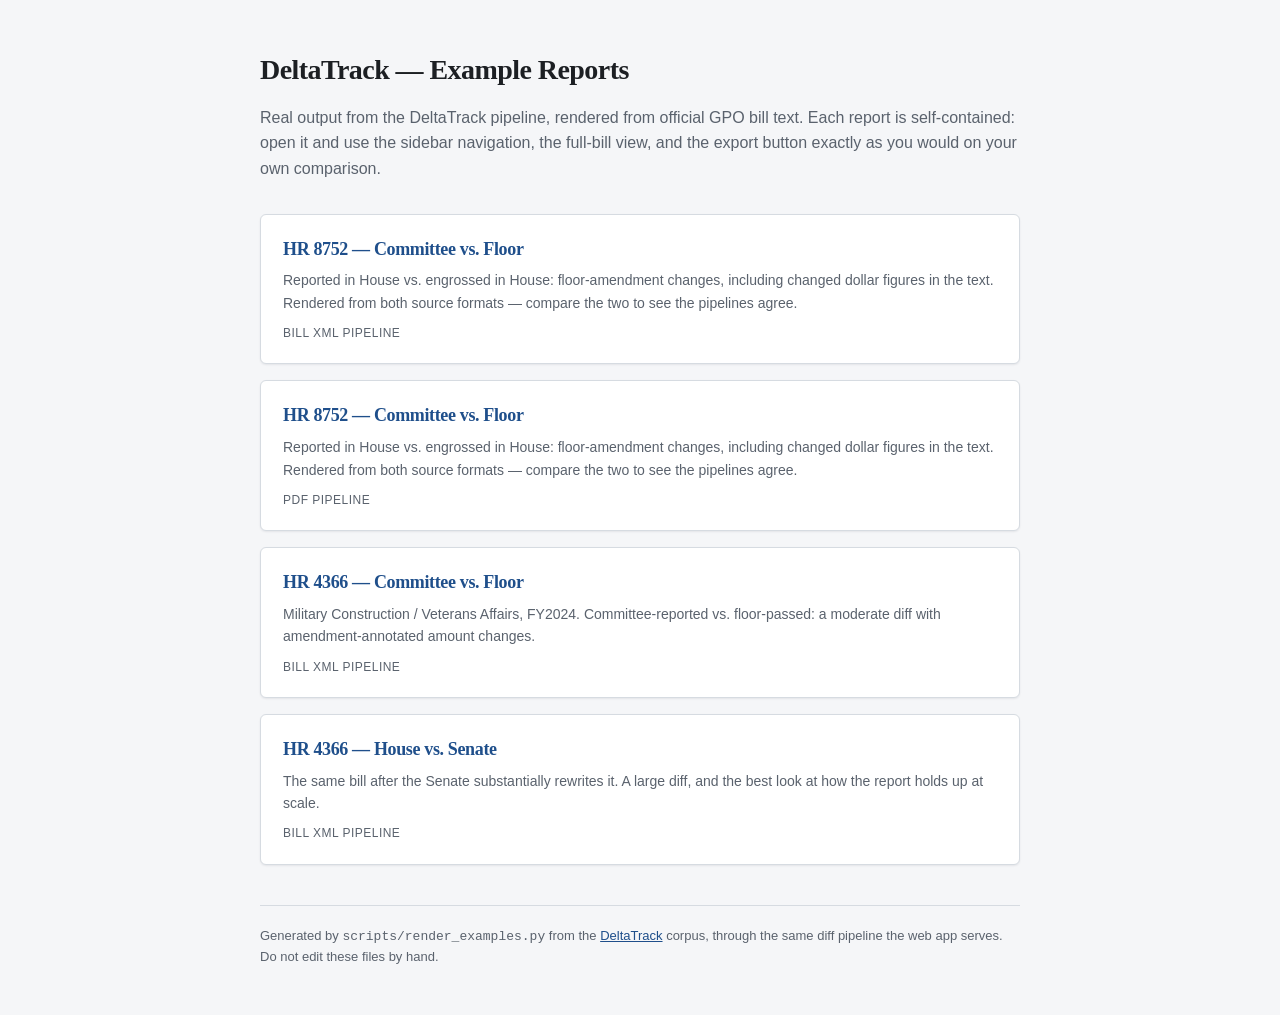
<file: examples/index.html>
<!DOCTYPE html>
<html lang="en">
<head>
<meta charset="utf-8">
<meta name="viewport" content="width=device-width, initial-scale=1">
<title>DeltaTrack — Example Reports</title>
<style>
:root {
  --background: #f5f6f8;
  --foreground: #1c1f23;
  --card: #ffffff;
  --primary: #1f4f8b;
  --muted-foreground: #5a626d;
  --border: #d6dbe1;
  --radius: 6px;
  --font-sans: -apple-system, BlinkMacSystemFont, "Segoe UI", Roboto, Helvetica, Arial, sans-serif;
  --font-serif: ui-serif, Georgia, 'Times New Roman', serif;
  --shadow-soft: 0 1px 2px rgba(20, 30, 50, 0.08);
}
* { box-sizing: border-box; margin: 0; padding: 0; }
body { font-family: var(--font-sans); color: var(--foreground); background: var(--background); line-height: 1.6;
  -webkit-font-smoothing: antialiased; }
h1, h2, h3, h4 { font-family: var(--font-serif); letter-spacing: -0.02em; }
body { padding: 48px 20px; }
main { max-width: 760px; margin: 0 auto; }
h1 { font-size: 28px; }
.lead { color: var(--muted-foreground); margin: 12px 0 32px; }
.report { display: block; background: var(--card); border: 1px solid var(--border);
  border-radius: var(--radius); box-shadow: var(--shadow-soft); padding: 20px 22px;
  margin-bottom: 16px; text-decoration: none; color: inherit; }
.report:hover { border-color: var(--primary); }
.report h2 { font-size: 18px; color: var(--primary); }
.report p { margin: 6px 0 0; color: var(--muted-foreground); font-size: 14px; }
.report .meta { margin-top: 10px; font-size: 12px; letter-spacing: 0.04em;
  text-transform: uppercase; color: var(--muted-foreground); }
footer { margin-top: 40px; padding-top: 20px; border-top: 1px solid var(--border);
  font-size: 13px; color: var(--muted-foreground); }
a { color: var(--primary); }
</style>
</head>
<body>
<main>
<h1>DeltaTrack — Example Reports</h1>
<p class="lead">Real output from the DeltaTrack pipeline, rendered from official GPO
bill text. Each report is self-contained: open it and use the sidebar navigation, the
full-bill view, and the export button exactly as you would on your own comparison.</p>

<a class="report" href="hr8752_xml_diff.html">
  <h2>HR 8752 — Committee vs. Floor</h2>
  <p>Reported in House vs. engrossed in House: floor-amendment changes, including changed dollar figures in the text. Rendered from both source formats — compare the two to see the pipelines agree.</p>
  <div class="meta">Bill XML pipeline</div>
</a>

<a class="report" href="hr8752_pdf_diff.html">
  <h2>HR 8752 — Committee vs. Floor</h2>
  <p>Reported in House vs. engrossed in House: floor-amendment changes, including changed dollar figures in the text. Rendered from both source formats — compare the two to see the pipelines agree.</p>
  <div class="meta">PDF pipeline</div>
</a>

<a class="report" href="hr4366_committee_vs_floor_xml_diff.html">
  <h2>HR 4366 — Committee vs. Floor</h2>
  <p>Military Construction / Veterans Affairs, FY2024. Committee-reported vs. floor-passed: a moderate diff with amendment-annotated amount changes.</p>
  <div class="meta">Bill XML pipeline</div>
</a>

<a class="report" href="hr4366_house_vs_senate_xml_diff.html">
  <h2>HR 4366 — House vs. Senate</h2>
  <p>The same bill after the Senate substantially rewrites it. A large diff, and the best look at how the report holds up at scale.</p>
  <div class="meta">Bill XML pipeline</div>
</a>

<footer>
Generated by <code>scripts/render_examples.py</code> from the
<a href="https://github.com/civictechdc/DeltaTrack">DeltaTrack</a> corpus, through the same
diff pipeline the web app serves. Do not edit these files by hand.
</footer>
</main>
</body>
</html>
</file>
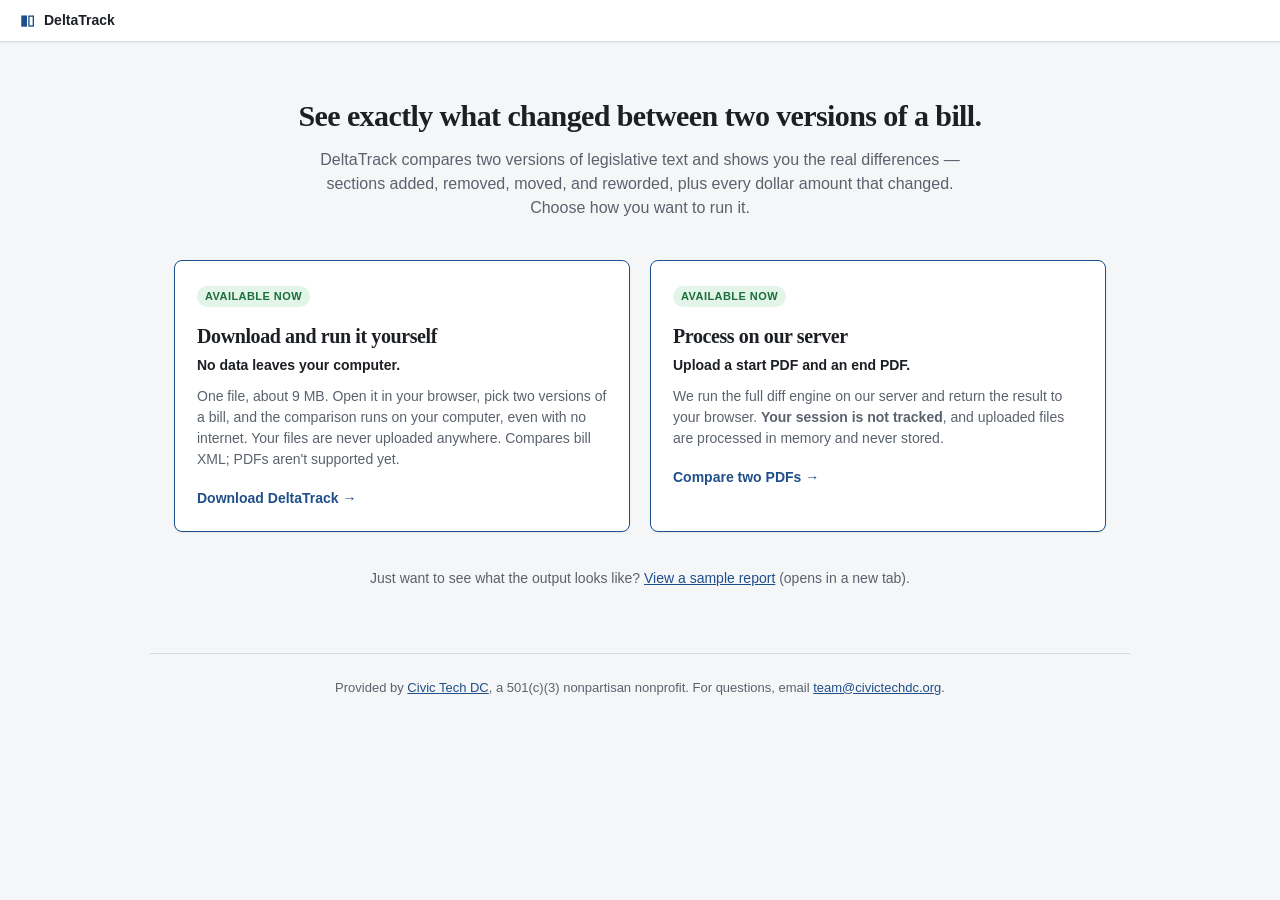
<file: web/webapp/index.html>
<!doctype html>
<html lang="en">
<head>
  <meta charset="utf-8" />
  <meta name="viewport" content="width=device-width, initial-scale=1" />
  <title>DeltaTrack — See exactly what changed between two bills</title>
  <link rel="stylesheet" href="css/styles.css" />
</head>
<body>
  <header class="app-bar" role="banner">
    <div class="app-bar__brand">
      <span class="app-bar__logo" aria-hidden="true">▮▯</span>
      <span class="app-bar__name">DeltaTrack</span>
    </div>
  </header>

  <main class="landing">
    <section class="landing__intro">
      <h1 class="landing__title">See exactly what changed between two versions of a bill.</h1>
      <p class="landing__lead">
        DeltaTrack compares two versions of legislative text and shows you the real differences —
        sections added, removed, moved, and reworded, plus every dollar amount that changed.
        Choose how you want to run it.
      </p>
    </section>

    <section class="paths" aria-label="Choose how to process">
      <!-- Left: the offline page, built by scripts/build_offline_html.py and attached to
           the offline-latest release by .github/workflows/publish-offline.yml -->
      <a class="path-card path-card--active"
         href="https://github.com/civictechdc/DeltaTrack/releases/download/offline-latest/deltatrack-offline.html">
        <div class="badge path-card__badge path-card__badge--ready">Available now</div>
        <h2 class="path-card__title">Download and run it yourself</h2>
        <p class="path-card__tagline">No data leaves your computer.</p>
        <p class="path-card__body">
          One file, about 9 MB. Open it in your browser, pick two versions of a bill, and the
          comparison runs on your computer, even with no internet. Your files are never
          uploaded anywhere. Compares bill XML; PDFs aren't supported yet.
        </p>
        <span class="path-card__cta">Download DeltaTrack →</span>
      </a>

      <!-- Right: active server path -->
      <a class="path-card path-card--active" href="compare.html">
        <div class="badge path-card__badge path-card__badge--ready">Available now</div>
        <h2 class="path-card__title">Process on our server</h2>
        <p class="path-card__tagline">Upload a start PDF and an end PDF.</p>
        <p class="path-card__body">
          We run the full diff engine on our server and return the result to your browser.
          <strong>Your session is not tracked</strong>, and uploaded files are processed in
          memory and never stored.
        </p>
        <span class="path-card__cta">Compare two PDFs →</span>
      </a>
    </section>

    <p class="landing__sample">
        Just want to see what the output looks like?
        <a href="sample/example.html" target="_blank" rel="noopener">View a sample report</a> (opens in a new tab).
    </p>
  </main>

  <footer class="site-footer" role="contentinfo">
    <p>
      Provided by
      <a href="https://www.civictechdc.org/" rel="noopener noreferrer">Civic Tech DC</a>,
      a 501(c)(3) nonpartisan nonprofit.
      For questions, email
      <a href="mailto:team@civictechdc.org">team@civictechdc.org</a>.
    </p>
  </footer>
</body>
</html>
</file>
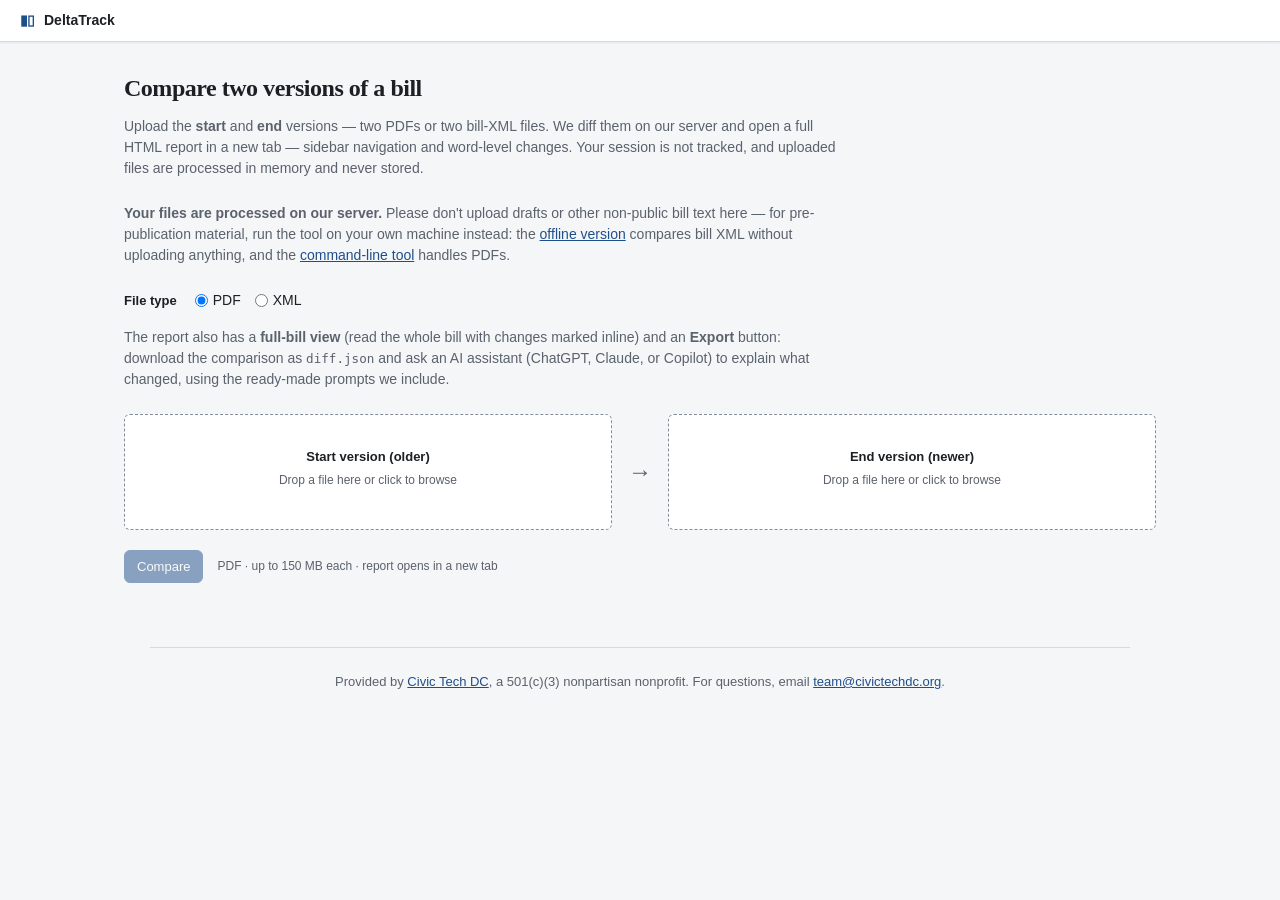
<file: web/webapp/compare.html>
<!doctype html>
<html lang="en">
<head>
  <meta charset="utf-8" />
  <meta name="viewport" content="width=device-width, initial-scale=1" />
  <title>DeltaTrack — Compare two bill versions</title>
  <link rel="stylesheet" href="css/styles.css" />
</head>
<body>
  <header class="app-bar" role="banner">
    <div class="app-bar__brand">
      <a class="app-bar__home" href="index.html" aria-label="DeltaTrack home">
        <span class="app-bar__logo" aria-hidden="true">▮▯</span>
        <span class="app-bar__name">DeltaTrack</span>
      </a>
    </div>
  </header>

  <main class="page">
    <section class="upload-panel" id="upload-panel">
      <h1 class="upload-panel__title">Compare two versions of a bill</h1>
      <p class="upload-panel__lead">
        Upload the <strong>start</strong> and <strong>end</strong> versions — two PDFs or two
        bill-XML files. We diff them on our server and open a full HTML report in a new tab —
        sidebar navigation and word-level changes. Your session is not tracked,
        and uploaded files are processed in memory and never stored.
      </p>
      <p class="upload-panel__lead">
        <strong>Your files are processed on our server.</strong> Please don't upload
        drafts or other non-public bill text here — for pre-publication material, run
        the tool on your own machine instead: the
        <a href="https://github.com/civictechdc/DeltaTrack/releases/download/offline-latest/deltatrack-offline.html">offline version</a>
        compares bill XML without uploading anything, and the
        <a href="https://github.com/civictechdc/DeltaTrack#quickstart" rel="noopener noreferrer">command-line tool</a>
        handles PDFs.
      </p>

      <fieldset class="format-toggle" id="format-toggle">
        <legend class="format-toggle__legend">File type</legend>
        <label class="format-toggle__opt">
          <input type="radio" name="format" value="pdf" checked /> PDF
        </label>
        <label class="format-toggle__opt">
          <input type="radio" name="format" value="xml" /> XML
        </label>
      </fieldset>
      <p class="upload-panel__lead">
        The report also has a <strong>full-bill view</strong> (read the whole bill with changes
        marked inline) and an <strong>Export</strong> button: download the comparison as
        <code>diff.json</code> and ask an AI assistant (ChatGPT, Claude, or Copilot) to explain
        what changed, using the ready-made prompts we include.
      </p>

      <div class="upload-grid">
        <div class="upload-slot" id="start-slot" tabindex="0" role="button" aria-label="Choose the start file">
          <div class="upload-slot__label">Start version (older)</div>
          <div class="upload-slot__hint">Drop a file here or click to browse</div>
          <div class="upload-slot__name" id="start-name"></div>
          <input type="file" id="start-input" accept="application/pdf,.pdf" hidden />
        </div>

        <div class="upload-arrow" aria-hidden="true">→</div>

        <div class="upload-slot" id="end-slot" tabindex="0" role="button" aria-label="Choose the end file">
          <div class="upload-slot__label">End version (newer)</div>
          <div class="upload-slot__hint">Drop a file here or click to browse</div>
          <div class="upload-slot__name" id="end-name"></div>
          <input type="file" id="end-input" accept="application/pdf,.pdf" hidden />
        </div>
      </div>

      <div class="upload-error" id="upload-error" role="alert" hidden></div>
      <div class="upload-success" id="upload-success" role="status" hidden></div>

      <div class="upload-actions">
        <button class="button button--primary" id="compare-btn" disabled>Compare</button>
        <span class="upload-note" id="upload-note">PDF · up to 150 MB each · report opens in a new tab</span>
      </div>
    </section>
  </main>

  <footer class="site-footer" role="contentinfo">
    <p>
      Provided by
      <a href="https://www.civictechdc.org/" rel="noopener noreferrer">Civic Tech DC</a>,
      a 501(c)(3) nonpartisan nonprofit.
      For questions, email
      <a href="mailto:team@civictechdc.org">team@civictechdc.org</a>.
    </p>
  </footer>

  <script src="js/compare.js"></script>
</body>
</html>
</file>
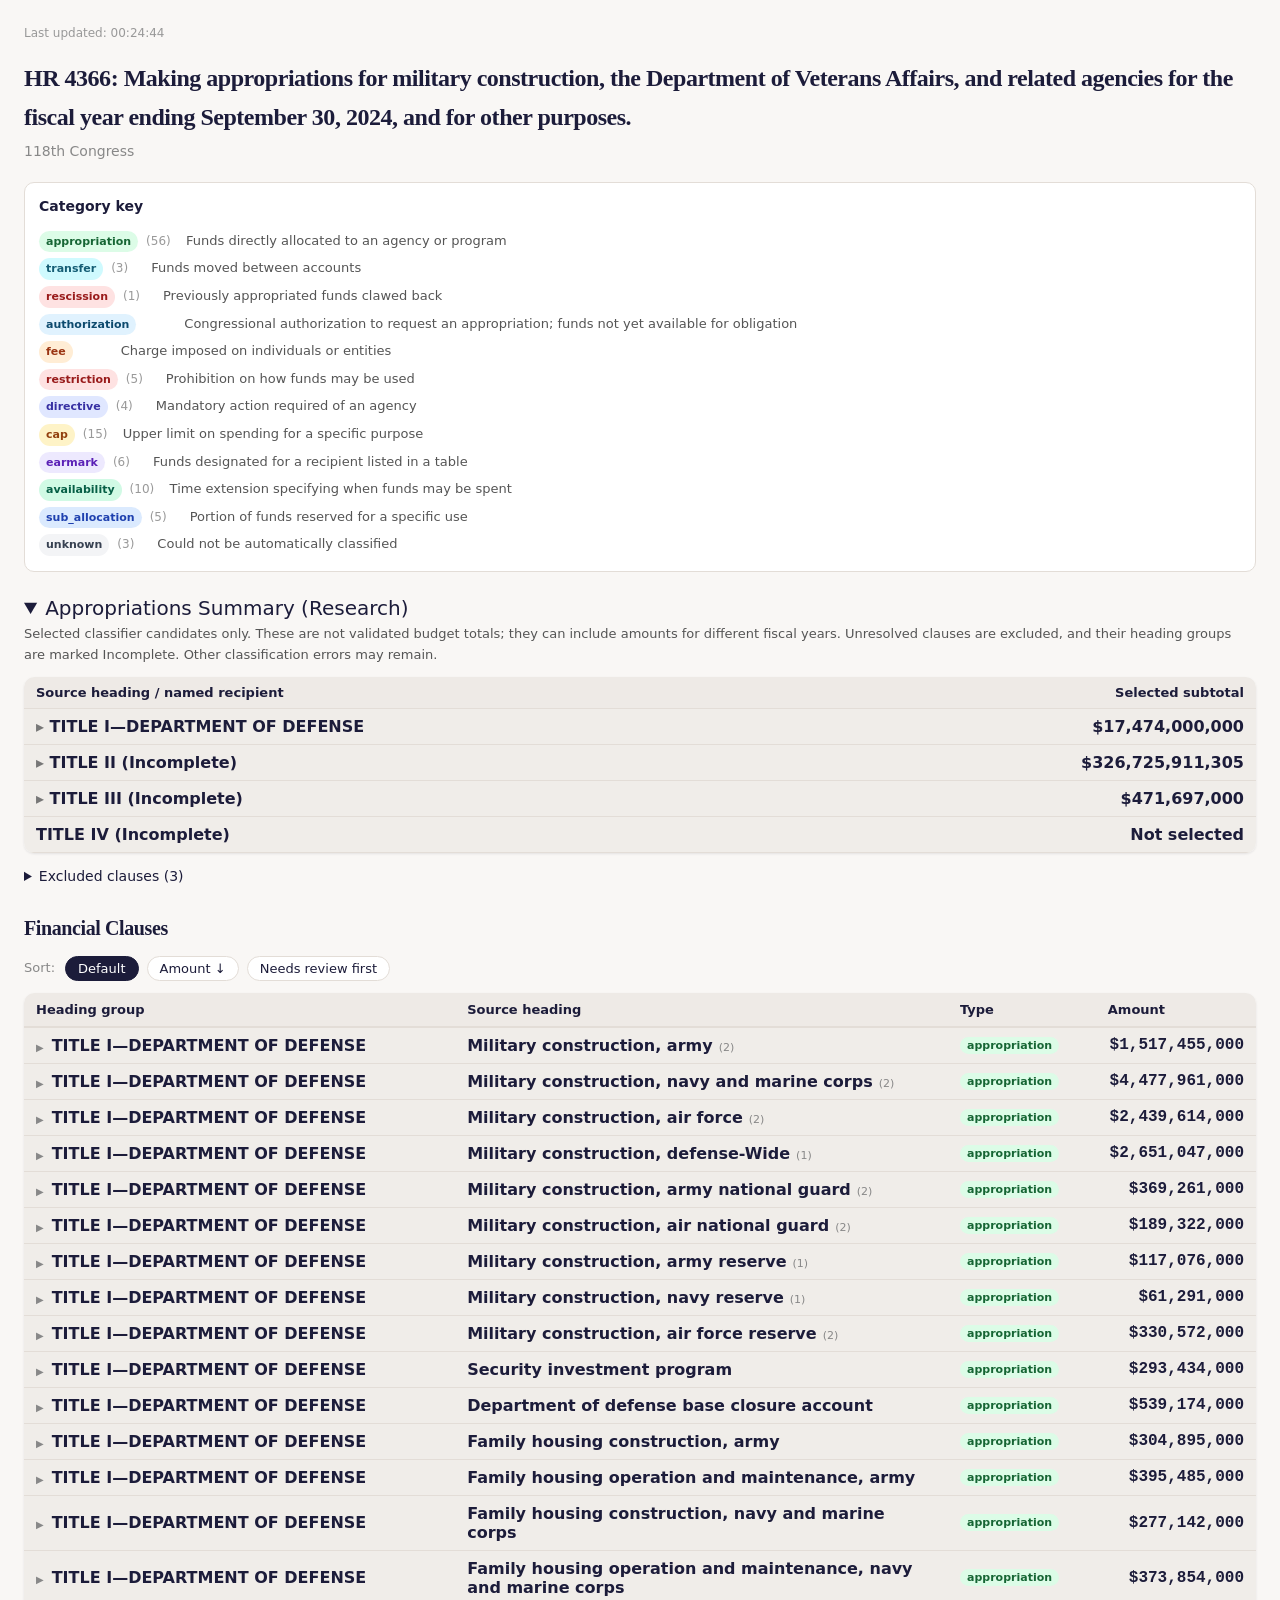
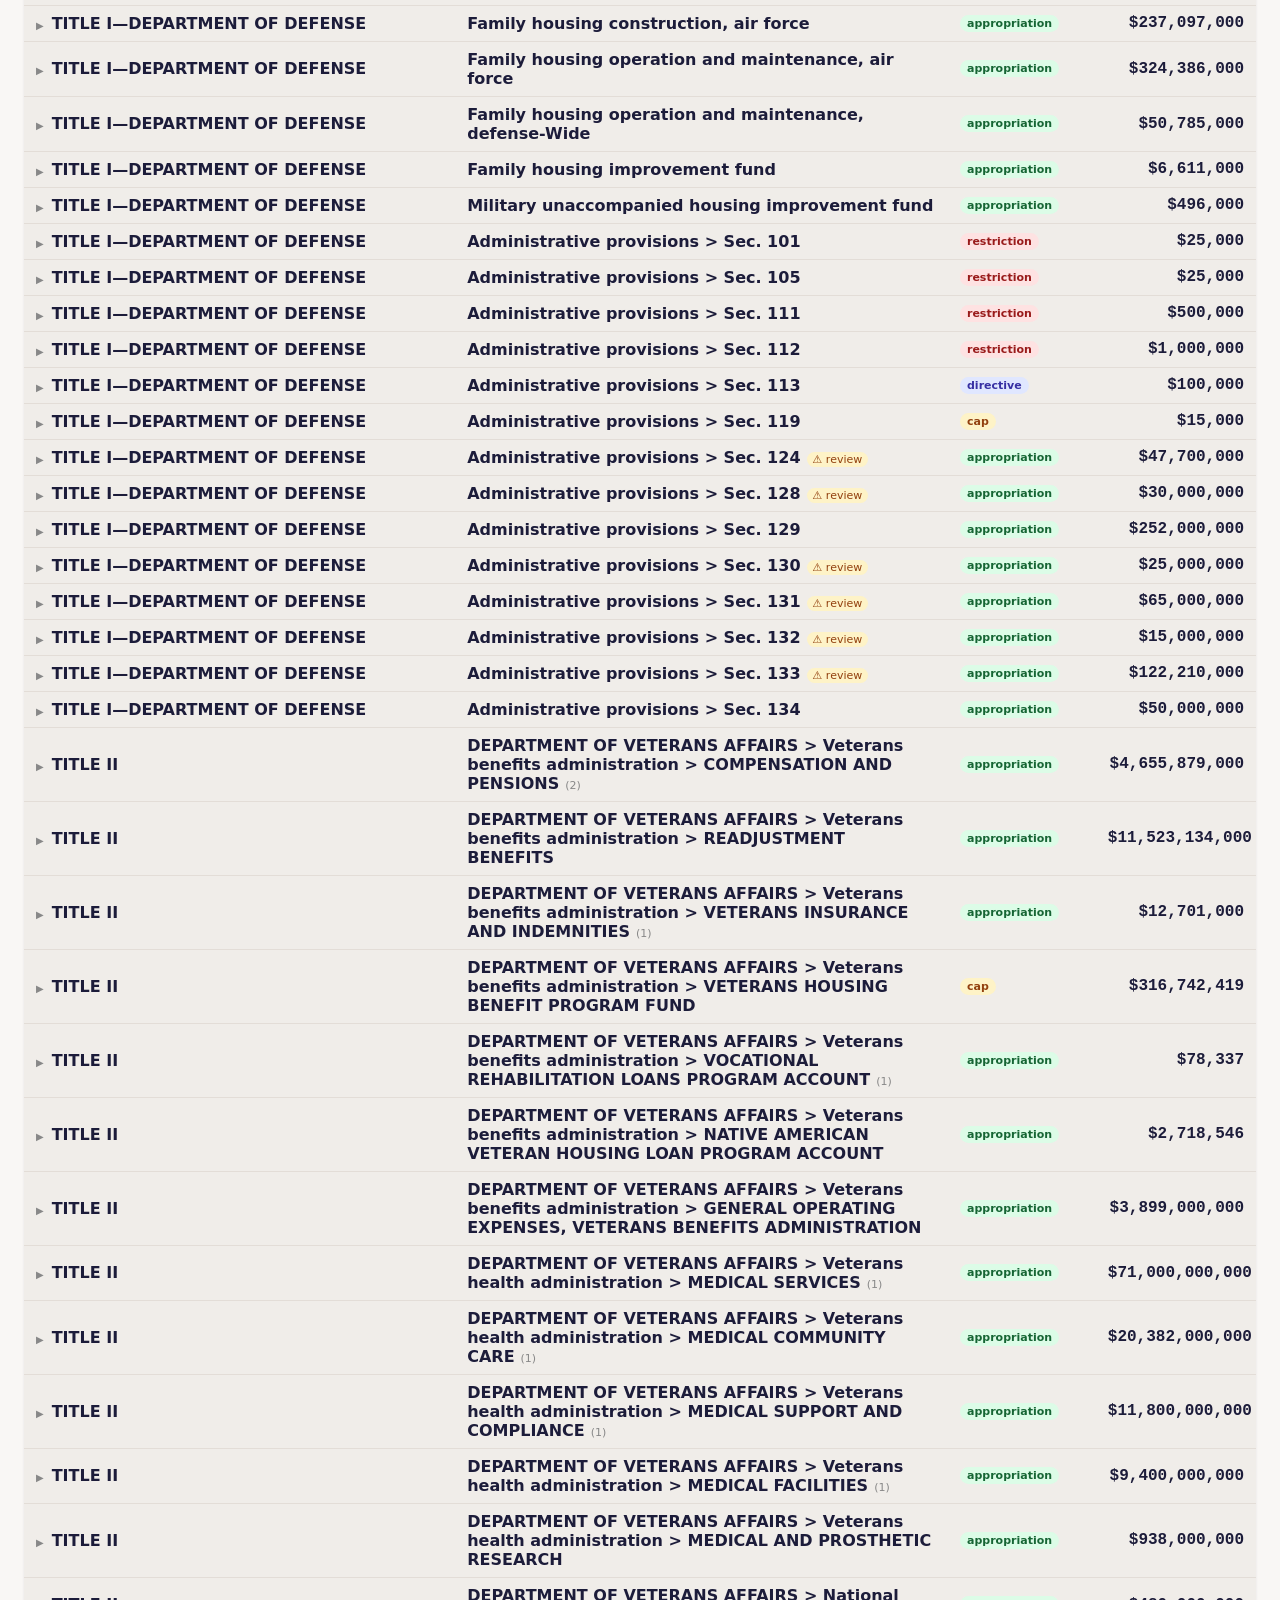
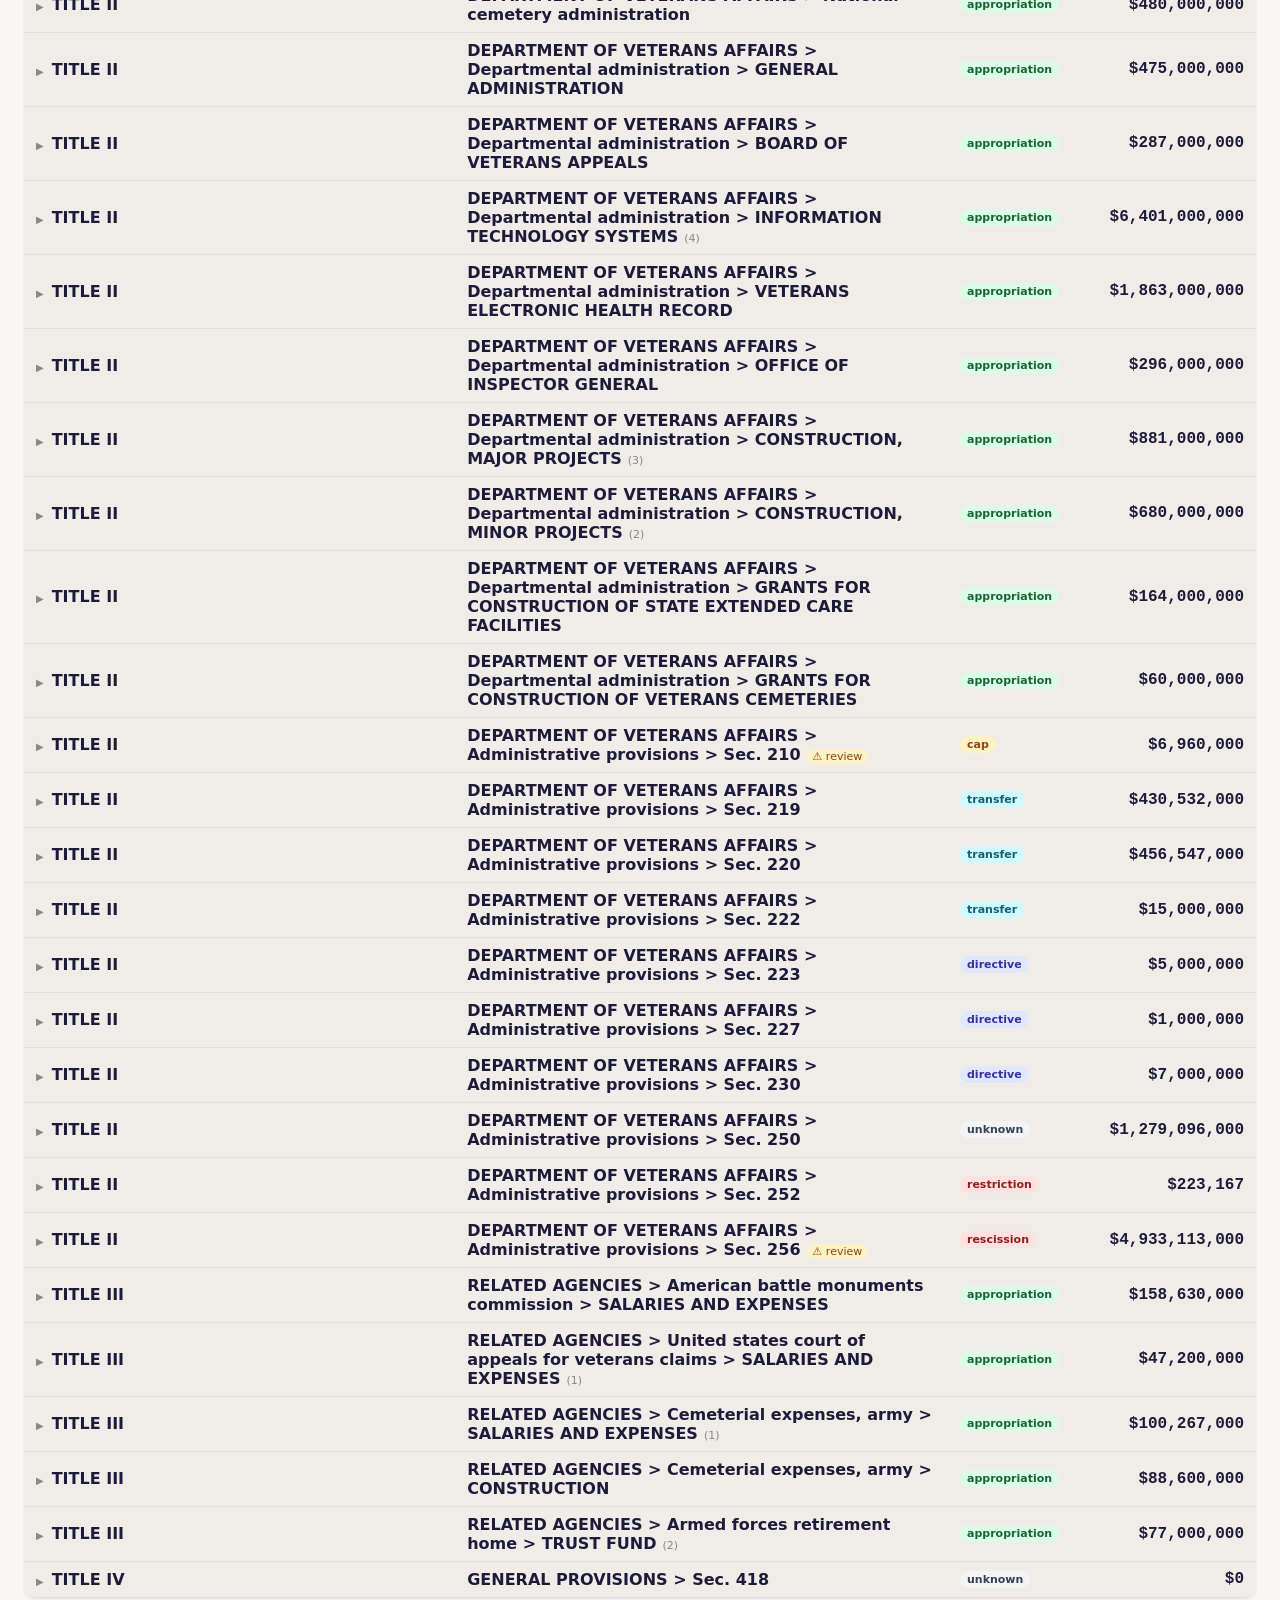
<file: docs/research/financial-semantics/financial_118_hr_4366.html>
<html><head><title>HR 4366: Making appropriations for military construction, the Department of Veterans Affairs, and related agencies for the fiscal year ending September 30, 2024, and for other purposes.</title></head><body><p style="color:#999;font-size:12px;margin-bottom:16px">Last updated: 00:24:44</p><style>
* { box-sizing: border-box; margin: 0; padding: 0; }
body { background: #f9f7f5; font-family: ui-sans-serif, system-ui, -apple-system, 'Segoe UI', Roboto, Arial, sans-serif; color: #1c1c3a;
       font-size: 14px; line-height: 1.6; margin: 24px; }
h2 { font-family: ui-serif, Georgia, serif; font-size: 20px; margin-bottom: 12px;
     letter-spacing: -0.02em; }
table { width: 100%; border-collapse: collapse; background: #fff;
         border-radius: 0.625rem; table-layout: fixed;
         box-shadow: 0 1px 2px rgba(28,28,58,.04), 0 1px 3px rgba(28,28,58,.06);
         overflow: hidden; }
th { background: #eeeae6; text-align: left; padding: 9px 12px;
      border-bottom: 2px solid #e3ddd7; font-weight: 600; font-size: 13px; }
td { padding: 8px 12px; border-bottom: 1px solid #e3ddd7; vertical-align: middle; }
.amount { text-align: right; font-family: ui-monospace, 'SF Mono', Menlo, Consolas, monospace;
           font-variant-numeric: tabular-nums; white-space: nowrap; }
.row-primary { background: #f0ede9; font-weight: 600; cursor: pointer; user-select: none; }
.row-primary:hover { filter: brightness(0.97); }
.row-primary td:first-child::before { content: '\25b6'; font-size: 10px; margin-right: 8px;
                                       color: #888; display: inline-block;
                                       transition: transform 0.15s; }
.row-primary.open td:first-child::before { transform: rotate(90deg); }
.detail-inner { display: flex; }
.detail-amounts { min-width: 220px; max-width: 260px; padding: 12px;
                   border-right: 1px solid #e3ddd7; display: flex;
                   flex-direction: column; gap: 10px; }
.detail-amount-item { display: flex; flex-direction: column; gap: 3px; }
.detail-amount-value { font-family: ui-monospace, 'SF Mono', Menlo, Consolas, monospace; font-size: 15px;
                        font-variant-numeric: tabular-nums; }
.detail-text { padding: 12px 16px; font-size: 13px; line-height: 1.9;
                white-space: pre-wrap; flex: 1; }
.badge-review { background: #fef3c7; color: #92400e; font-size: 11px;
                 padding: 1px 6px; border-radius: 999px; margin-left: 6px; font-weight: 500; }
.count-badge { font-size: 11px; color: #888; font-weight: 400; margin-left: 6px; }
.sort-bar { display: flex; gap: 8px; align-items: center; margin-bottom: 12px; }
.sort-bar span { font-size: 13px; color: #888; margin-right: 2px; }
.sort-btn { padding: 4px 12px; border: 1px solid #e3ddd7; border-radius: 999px;
             background: #fff; font-size: 13px; cursor: pointer;
             font-family: inherit; color: #1c1c3a; }
.sort-btn:hover { background: #eeeae6; }
.sort-btn.active { background: #1c1c3a; color: #fff; border-color: #1c1c3a; }
</style><script>
function toggleDetail(el) {
    var id = el.dataset.group;
    var open = el.classList.toggle('open');
    document.getElementById('detail-' + id).style.display = open ? '' : 'none';
    var state = JSON.parse(localStorage.getItem('fin-open') || '{}');
    state[id] = open;
    localStorage.setItem('fin-open', JSON.stringify(state));
}

function sortTable(key, btn) {
    var tbody = document.querySelector('#fin-table tbody');
    var rows = Array.from(tbody.querySelectorAll('tr'));
    var groups = [];
    var i = 0;
    while (i < rows.length) {
        if (rows[i].classList.contains('row-primary')) {
            groups.push([rows[i], rows[i + 1]]);
            i += 2;
        } else { i++; }
    }
    if (key === 'amount') {
        groups.sort(function(a, b) {
            return parseFloat(b[0].dataset.amount || 0) - parseFloat(a[0].dataset.amount || 0);
        });
    } else if (key === 'review') {
        groups.sort(function(a, b) {
            return (b[0].dataset.review === '1' ? 1 : 0) - (a[0].dataset.review === '1' ? 1 : 0);
        });
    } else {
        groups.sort(function(a, b) {
            return parseInt(a[0].dataset.group) - parseInt(b[0].dataset.group);
        });
    }
    var frag = document.createDocumentFragment();
    groups.forEach(function(g) { frag.appendChild(g[0]); frag.appendChild(g[1]); });
    tbody.appendChild(frag);
    document.querySelectorAll('.sort-btn').forEach(function(b) { b.classList.remove('active'); });
    btn.classList.add('active');
}

window.addEventListener('DOMContentLoaded', function() {
    var state = JSON.parse(localStorage.getItem('fin-open') || '{}');
    Object.keys(state).forEach(function(id) {
        if (state[id]) {
            var row = document.querySelector('#fin-table [data-group="' + id + '"]');
            if (row) {
                row.classList.add('open');
                document.getElementById('detail-' + id).style.display = '';
            }
        }
    });
});
</script><div style="margin-bottom:20px"><h1 style="font-family:ui-serif,Georgia,serif;font-size:24px;letter-spacing:-0.02em;margin-bottom:4px">HR 4366: Making appropriations for military construction, the Department of Veterans Affairs, and related agencies for the fiscal year ending September 30, 2024, and for other purposes.</h1><p style="color:#888;font-size:14px">118th Congress</p></div><div style="margin-bottom:20px;border:1px solid #e3ddd7;border-radius:0.625rem;padding:12px 14px;background:#fff"><div style="font-weight:600;font-size:14px;margin-bottom:10px">Category key</div><div style="display:flex;align-items:baseline;gap:8px;padding:3px 0"><span style="background:#dcfce7;color:#166534;padding:2px 7px;border-radius:999px;font-size:11px;font-weight:600">appropriation</span><span style="color:#999;font-size:12px;min-width:32px;display:inline-block">(56)</span><span style="color:#555;font-size:13px">Funds directly allocated to an agency or program</span></div><div style="display:flex;align-items:baseline;gap:8px;padding:3px 0"><span style="background:#cffafe;color:#155e75;padding:2px 7px;border-radius:999px;font-size:11px;font-weight:600">transfer</span><span style="color:#999;font-size:12px;min-width:32px;display:inline-block">(3)</span><span style="color:#555;font-size:13px">Funds moved between accounts</span></div><div style="display:flex;align-items:baseline;gap:8px;padding:3px 0"><span style="background:#fee2e2;color:#991b1b;padding:2px 7px;border-radius:999px;font-size:11px;font-weight:600">rescission</span><span style="color:#999;font-size:12px;min-width:32px;display:inline-block">(1)</span><span style="color:#555;font-size:13px">Previously appropriated funds clawed back</span></div><div style="display:flex;align-items:baseline;gap:8px;padding:3px 0"><span style="background:#e0f2fe;color:#0c4a6e;padding:2px 7px;border-radius:999px;font-size:11px;font-weight:600">authorization</span><span style="min-width:32px;display:inline-block"></span><span style="color:#555;font-size:13px">Congressional authorization to request an appropriation; funds not yet available for obligation</span></div><div style="display:flex;align-items:baseline;gap:8px;padding:3px 0"><span style="background:#ffedd5;color:#9a3412;padding:2px 7px;border-radius:999px;font-size:11px;font-weight:600">fee</span><span style="min-width:32px;display:inline-block"></span><span style="color:#555;font-size:13px">Charge imposed on individuals or entities</span></div><div style="display:flex;align-items:baseline;gap:8px;padding:3px 0"><span style="background:#fee2e2;color:#991b1b;padding:2px 7px;border-radius:999px;font-size:11px;font-weight:600">restriction</span><span style="color:#999;font-size:12px;min-width:32px;display:inline-block">(5)</span><span style="color:#555;font-size:13px">Prohibition on how funds may be used</span></div><div style="display:flex;align-items:baseline;gap:8px;padding:3px 0"><span style="background:#e0e7ff;color:#3730a3;padding:2px 7px;border-radius:999px;font-size:11px;font-weight:600">directive</span><span style="color:#999;font-size:12px;min-width:32px;display:inline-block">(4)</span><span style="color:#555;font-size:13px">Mandatory action required of an agency</span></div><div style="display:flex;align-items:baseline;gap:8px;padding:3px 0"><span style="background:#fef3c7;color:#92400e;padding:2px 7px;border-radius:999px;font-size:11px;font-weight:600">cap</span><span style="color:#999;font-size:12px;min-width:32px;display:inline-block">(15)</span><span style="color:#555;font-size:13px">Upper limit on spending for a specific purpose</span></div><div style="display:flex;align-items:baseline;gap:8px;padding:3px 0"><span style="background:#ede9fe;color:#5b21b6;padding:2px 7px;border-radius:999px;font-size:11px;font-weight:600">earmark</span><span style="color:#999;font-size:12px;min-width:32px;display:inline-block">(6)</span><span style="color:#555;font-size:13px">Funds designated for a recipient listed in a table</span></div><div style="display:flex;align-items:baseline;gap:8px;padding:3px 0"><span style="background:#d1fae5;color:#065f46;padding:2px 7px;border-radius:999px;font-size:11px;font-weight:600">availability</span><span style="color:#999;font-size:12px;min-width:32px;display:inline-block">(10)</span><span style="color:#555;font-size:13px">Time extension specifying when funds may be spent</span></div><div style="display:flex;align-items:baseline;gap:8px;padding:3px 0"><span style="background:#dbeafe;color:#1e40af;padding:2px 7px;border-radius:999px;font-size:11px;font-weight:600">sub_allocation</span><span style="color:#999;font-size:12px;min-width:32px;display:inline-block">(5)</span><span style="color:#555;font-size:13px">Portion of funds reserved for a specific use</span></div><div style="display:flex;align-items:baseline;gap:8px;padding:3px 0"><span style="background:#f3f4f6;color:#374151;padding:2px 7px;border-radius:999px;font-size:11px;font-weight:600">unknown</span><span style="color:#999;font-size:12px;min-width:32px;display:inline-block">(3)</span><span style="color:#555;font-size:13px">Could not be automatically classified</span></div></div><script>function toggleHeading(button) {const open = button.getAttribute("aria-expanded") !== "true";button.setAttribute("aria-expanded", String(open));document.querySelectorAll(".summary-group-" + button.dataset.group).forEach(row => {row.hidden = !open;});}</script><style>.summary-wrap {margin-bottom:24px} .summary-wrap > summary {font-size:20px;cursor:pointer}#summary-table {width:100%;border-collapse:collapse;margin:12px 0}#summary-table td,#summary-table th {padding:8px 12px;border-bottom:1px solid #e3ddd7;text-align:left}#summary-table th:last-child {text-align:right}#summary-table .sum-amount {text-align:right;font-variant-numeric:tabular-nums;white-space:nowrap}.heading-row {background:#f0ede9;font-weight:600}.heading-row button {font:inherit;color:inherit;border:0;background:none;cursor:pointer;text-align:left}.heading-row button::before {content:"▸ ";color:#777}.heading-row button[aria-expanded="true"]::before {content:"▾ "}.summary-account td:first-child {padding-left:28px} .summary-note {font-size:13px;color:#555}.summary-excluded {margin:12px 0} .summary-excluded li {margin:8px 20px}</style><details class="summary-wrap" open><summary>Appropriations Summary (Research)</summary><p class="summary-note">Selected classifier candidates only. These are not validated budget totals; they can include amounts for different fiscal years. Unresolved clauses are excluded, and their heading groups are marked Incomplete. Other classification errors may remain.</p><table id="summary-table"><thead><tr><th>Source heading / named recipient</th><th>Selected subtotal</th></tr></thead><tbody><tr class="heading-row"><td><button type="button" aria-expanded="false" onclick="toggleHeading(this)" data-group="0">TITLE I—DEPARTMENT OF DEFENSE</button></td><td class="sum-amount">$17,474,000,000</td></tr><tr class="summary-account summary-group-0" hidden><td>Military construction, army</td><td class="sum-amount">$1,517,455,000</td></tr><tr class="summary-account summary-group-0" hidden><td>Military construction, navy and marine corps</td><td class="sum-amount">$4,477,961,000</td></tr><tr class="summary-account summary-group-0" hidden><td>Military construction, air force</td><td class="sum-amount">$2,439,614,000</td></tr><tr class="summary-account summary-group-0" hidden><td>Military construction, defense-Wide</td><td class="sum-amount">$2,651,047,000</td></tr><tr class="summary-account summary-group-0" hidden><td>Military construction, army national guard</td><td class="sum-amount">$369,261,000</td></tr><tr class="summary-account summary-group-0" hidden><td>Military construction, air national guard</td><td class="sum-amount">$189,322,000</td></tr><tr class="summary-account summary-group-0" hidden><td>Military construction, army reserve</td><td class="sum-amount">$117,076,000</td></tr><tr class="summary-account summary-group-0" hidden><td>Military construction, navy reserve</td><td class="sum-amount">$61,291,000</td></tr><tr class="summary-account summary-group-0" hidden><td>Military construction, air force reserve</td><td class="sum-amount">$330,572,000</td></tr><tr class="summary-account summary-group-0" hidden><td>Security investment program</td><td class="sum-amount">$293,434,000</td></tr><tr class="summary-account summary-group-0" hidden><td>Department of defense base closure account</td><td class="sum-amount">$539,174,000</td></tr><tr class="summary-account summary-group-0" hidden><td>Family housing construction, army</td><td class="sum-amount">$304,895,000</td></tr><tr class="summary-account summary-group-0" hidden><td>Family housing operation and maintenance, army</td><td class="sum-amount">$395,485,000</td></tr><tr class="summary-account summary-group-0" hidden><td>Family housing construction, navy and marine corps</td><td class="sum-amount">$277,142,000</td></tr><tr class="summary-account summary-group-0" hidden><td>Family housing operation and maintenance, navy and marine corps</td><td class="sum-amount">$373,854,000</td></tr><tr class="summary-account summary-group-0" hidden><td>Family housing construction, air force</td><td class="sum-amount">$237,097,000</td></tr><tr class="summary-account summary-group-0" hidden><td>Family housing operation and maintenance, air force</td><td class="sum-amount">$324,386,000</td></tr><tr class="summary-account summary-group-0" hidden><td>Family housing operation and maintenance, defense-Wide</td><td class="sum-amount">$50,785,000</td></tr><tr class="summary-account summary-group-0" hidden><td>Family housing improvement fund</td><td class="sum-amount">$6,611,000</td></tr><tr class="summary-account summary-group-0" hidden><td>Military unaccompanied housing improvement fund</td><td class="sum-amount">$496,000</td></tr><tr class="summary-account summary-group-0" hidden><td>Administrative provisions &gt; Sec. 124 &gt; Military Construction, Army</td><td class="sum-amount">$47,700,000</td></tr><tr class="summary-account summary-group-0" hidden><td>Administrative provisions &gt; Sec. 124 &gt; Military Construction, Navy and Marine Corps</td><td class="sum-amount">$689,409,000</td></tr><tr class="summary-account summary-group-0" hidden><td>Administrative provisions &gt; Sec. 124 &gt; Military Construction, Air Force</td><td class="sum-amount">$148,300,000</td></tr><tr class="summary-account summary-group-0" hidden><td>Administrative provisions &gt; Sec. 124 &gt; Military Construction, Defense-Wide</td><td class="sum-amount">$280,100,000</td></tr><tr class="summary-account summary-group-0" hidden><td>Administrative provisions &gt; Sec. 124 &gt; Military Construction, Army National Guard</td><td class="sum-amount">$26,800,000</td></tr><tr class="summary-account summary-group-0" hidden><td>Administrative provisions &gt; Sec. 124 &gt; Military Construction, Air National Guard</td><td class="sum-amount">$126,742,000</td></tr><tr class="summary-account summary-group-0" hidden><td>Administrative provisions &gt; Sec. 124 &gt; Military Construction, Army Reserve</td><td class="sum-amount">$40,000,000</td></tr><tr class="summary-account summary-group-0" hidden><td>Administrative provisions &gt; Sec. 124 &gt; Military Construction, Air Force Reserve</td><td class="sum-amount">$8,500,000</td></tr><tr class="summary-account summary-group-0" hidden><td>Administrative provisions &gt; Sec. 124 &gt; Family Housing Construction, Air Force</td><td class="sum-amount">$27,000,000</td></tr><tr class="summary-account summary-group-0" hidden><td>Administrative provisions &gt; Sec. 128 &gt; Military Construction, Army</td><td class="sum-amount">$30,000,000</td></tr><tr class="summary-account summary-group-0" hidden><td>Administrative provisions &gt; Sec. 128 &gt; Military Construction, Navy and Marine Corps</td><td class="sum-amount">$30,000,000</td></tr><tr class="summary-account summary-group-0" hidden><td>Administrative provisions &gt; Sec. 128 &gt; Military Construction, Air Force</td><td class="sum-amount">$30,000,000</td></tr><tr class="summary-account summary-group-0" hidden><td>Administrative provisions &gt; Sec. 129</td><td class="sum-amount">$252,000,000</td></tr><tr class="summary-account summary-group-0" hidden><td>Administrative provisions &gt; Sec. 130 &gt; Military Construction, Army</td><td class="sum-amount">$25,000,000</td></tr><tr class="summary-account summary-group-0" hidden><td>Administrative provisions &gt; Sec. 130 &gt; Military Construction, Navy and Marine Corps</td><td class="sum-amount">$25,000,000</td></tr><tr class="summary-account summary-group-0" hidden><td>Administrative provisions &gt; Sec. 130 &gt; Military Construction, Air Force</td><td class="sum-amount">$25,000,000</td></tr><tr class="summary-account summary-group-0" hidden><td>Administrative provisions &gt; Sec. 131 &gt; Military Construction Army</td><td class="sum-amount">$65,000,000</td></tr><tr class="summary-account summary-group-0" hidden><td>Administrative provisions &gt; Sec. 131 &gt; Military Construction, Navy and Marine Corps</td><td class="sum-amount">$65,000,000</td></tr><tr class="summary-account summary-group-0" hidden><td>Administrative provisions &gt; Sec. 131 &gt; Military Construction, Air Force</td><td class="sum-amount">$65,000,000</td></tr><tr class="summary-account summary-group-0" hidden><td>Administrative provisions &gt; Sec. 132 &gt; Military Construction, Army</td><td class="sum-amount">$15,000,000</td></tr><tr class="summary-account summary-group-0" hidden><td>Administrative provisions &gt; Sec. 132 &gt; Military Construction, Navy and Marine Corps</td><td class="sum-amount">$15,000,000</td></tr><tr class="summary-account summary-group-0" hidden><td>Administrative provisions &gt; Sec. 132 &gt; Military Construction, Air Force</td><td class="sum-amount">$15,000,000</td></tr><tr class="summary-account summary-group-0" hidden><td>Administrative provisions &gt; Sec. 132 &gt; Military Construction, Army National Guard</td><td class="sum-amount">$15,000,000</td></tr><tr class="summary-account summary-group-0" hidden><td>Administrative provisions &gt; Sec. 132 &gt; Military Construction, Air National Guard</td><td class="sum-amount">$15,000,000</td></tr><tr class="summary-account summary-group-0" hidden><td>Administrative provisions &gt; Sec. 132 &gt; Military Construction, Army Reserve</td><td class="sum-amount">$5,000,000</td></tr><tr class="summary-account summary-group-0" hidden><td>Administrative provisions &gt; Sec. 132 &gt; Military Construction, Navy Reserve</td><td class="sum-amount">$5,000,000</td></tr><tr class="summary-account summary-group-0" hidden><td>Administrative provisions &gt; Sec. 132 &gt; Military Construction, Air Force Reserve</td><td class="sum-amount">$5,000,000</td></tr><tr class="summary-account summary-group-0" hidden><td>Administrative provisions &gt; Sec. 133 &gt; Military Construction, Army</td><td class="sum-amount">$122,210,000</td></tr><tr class="summary-account summary-group-0" hidden><td>Administrative provisions &gt; Sec. 133 &gt; Military Construction, Air Force</td><td class="sum-amount">$90,400,000</td></tr><tr class="summary-account summary-group-0" hidden><td>Administrative provisions &gt; Sec. 133 &gt; Military Construction, Army National Guard</td><td class="sum-amount">$134,881,000</td></tr><tr class="summary-account summary-group-0" hidden><td>Administrative provisions &gt; Sec. 133 &gt; Military Construction, Army Reserve</td><td class="sum-amount">$23,000,000</td></tr><tr class="summary-account summary-group-0" hidden><td>Administrative provisions &gt; Sec. 134</td><td class="sum-amount">$50,000,000</td></tr><tr class="heading-row"><td><button type="button" aria-expanded="false" onclick="toggleHeading(this)" data-group="1">TITLE II (Incomplete)</button></td><td class="sum-amount">$326,725,911,305</td></tr><tr class="summary-account summary-group-1" hidden><td>DEPARTMENT OF VETERANS AFFAIRS &gt; Veterans benefits administration &gt; COMPENSATION AND PENSIONS</td><td class="sum-amount">$186,046,160,000</td></tr><tr class="summary-account summary-group-1" hidden><td>DEPARTMENT OF VETERANS AFFAIRS &gt; Veterans benefits administration &gt; READJUSTMENT BENEFITS</td><td class="sum-amount">$11,523,134,000</td></tr><tr class="summary-account summary-group-1" hidden><td>DEPARTMENT OF VETERANS AFFAIRS &gt; Veterans benefits administration &gt; VETERANS INSURANCE AND INDEMNITIES</td><td class="sum-amount">$147,820,422</td></tr><tr class="summary-account summary-group-1" hidden><td>DEPARTMENT OF VETERANS AFFAIRS &gt; Veterans benefits administration &gt; VOCATIONAL REHABILITATION LOANS PROGRAM ACCOUNT</td><td class="sum-amount">$78,337</td></tr><tr class="summary-account summary-group-1" hidden><td>DEPARTMENT OF VETERANS AFFAIRS &gt; Veterans benefits administration &gt; NATIVE AMERICAN VETERAN HOUSING LOAN PROGRAM ACCOUNT</td><td class="sum-amount">$2,718,546</td></tr><tr class="summary-account summary-group-1" hidden><td>DEPARTMENT OF VETERANS AFFAIRS &gt; Veterans benefits administration &gt; GENERAL OPERATING EXPENSES, VETERANS BENEFITS ADMINISTRATION</td><td class="sum-amount">$3,899,000,000</td></tr><tr class="summary-account summary-group-1" hidden><td>DEPARTMENT OF VETERANS AFFAIRS &gt; Veterans health administration &gt; MEDICAL SERVICES</td><td class="sum-amount">$71,000,000,000</td></tr><tr class="summary-account summary-group-1" hidden><td>DEPARTMENT OF VETERANS AFFAIRS &gt; Veterans health administration &gt; MEDICAL COMMUNITY CARE</td><td class="sum-amount">$20,382,000,000</td></tr><tr class="summary-account summary-group-1" hidden><td>DEPARTMENT OF VETERANS AFFAIRS &gt; Veterans health administration &gt; MEDICAL SUPPORT AND COMPLIANCE</td><td class="sum-amount">$11,800,000,000</td></tr><tr class="summary-account summary-group-1" hidden><td>DEPARTMENT OF VETERANS AFFAIRS &gt; Veterans health administration &gt; MEDICAL FACILITIES</td><td class="sum-amount">$9,400,000,000</td></tr><tr class="summary-account summary-group-1" hidden><td>DEPARTMENT OF VETERANS AFFAIRS &gt; Veterans health administration &gt; MEDICAL AND PROSTHETIC RESEARCH</td><td class="sum-amount">$938,000,000</td></tr><tr class="summary-account summary-group-1" hidden><td>DEPARTMENT OF VETERANS AFFAIRS &gt; National cemetery administration</td><td class="sum-amount">$480,000,000</td></tr><tr class="summary-account summary-group-1" hidden><td>DEPARTMENT OF VETERANS AFFAIRS &gt; Departmental administration &gt; GENERAL ADMINISTRATION</td><td class="sum-amount">$475,000,000</td></tr><tr class="summary-account summary-group-1" hidden><td>DEPARTMENT OF VETERANS AFFAIRS &gt; Departmental administration &gt; BOARD OF VETERANS APPEALS</td><td class="sum-amount">$287,000,000</td></tr><tr class="summary-account summary-group-1" hidden><td>DEPARTMENT OF VETERANS AFFAIRS &gt; Departmental administration &gt; INFORMATION TECHNOLOGY SYSTEMS</td><td class="sum-amount">$6,401,000,000</td></tr><tr class="summary-account summary-group-1" hidden><td>DEPARTMENT OF VETERANS AFFAIRS &gt; Departmental administration &gt; VETERANS ELECTRONIC HEALTH RECORD</td><td class="sum-amount">$1,863,000,000</td></tr><tr class="summary-account summary-group-1" hidden><td>DEPARTMENT OF VETERANS AFFAIRS &gt; Departmental administration &gt; OFFICE OF INSPECTOR GENERAL</td><td class="sum-amount">$296,000,000</td></tr><tr class="summary-account summary-group-1" hidden><td>DEPARTMENT OF VETERANS AFFAIRS &gt; Departmental administration &gt; CONSTRUCTION, MAJOR PROJECTS</td><td class="sum-amount">$881,000,000</td></tr><tr class="summary-account summary-group-1" hidden><td>DEPARTMENT OF VETERANS AFFAIRS &gt; Departmental administration &gt; CONSTRUCTION, MINOR PROJECTS</td><td class="sum-amount">$680,000,000</td></tr><tr class="summary-account summary-group-1" hidden><td>DEPARTMENT OF VETERANS AFFAIRS &gt; Departmental administration &gt; GRANTS FOR CONSTRUCTION OF STATE EXTENDED CARE FACILITIES</td><td class="sum-amount">$164,000,000</td></tr><tr class="summary-account summary-group-1" hidden><td>DEPARTMENT OF VETERANS AFFAIRS &gt; Departmental administration &gt; GRANTS FOR CONSTRUCTION OF VETERANS CEMETERIES</td><td class="sum-amount">$60,000,000</td></tr><tr class="heading-row"><td><button type="button" aria-expanded="false" onclick="toggleHeading(this)" data-group="2">TITLE III (Incomplete)</button></td><td class="sum-amount">$471,697,000</td></tr><tr class="summary-account summary-group-2" hidden><td>RELATED AGENCIES &gt; American battle monuments commission &gt; SALARIES AND EXPENSES</td><td class="sum-amount">$158,630,000</td></tr><tr class="summary-account summary-group-2" hidden><td>RELATED AGENCIES &gt; United states court of appeals for veterans claims &gt; SALARIES AND EXPENSES</td><td class="sum-amount">$47,200,000</td></tr><tr class="summary-account summary-group-2" hidden><td>RELATED AGENCIES &gt; Cemeterial expenses, army &gt; SALARIES AND EXPENSES</td><td class="sum-amount">$100,267,000</td></tr><tr class="summary-account summary-group-2" hidden><td>RELATED AGENCIES &gt; Cemeterial expenses, army &gt; CONSTRUCTION</td><td class="sum-amount">$88,600,000</td></tr><tr class="summary-account summary-group-2" hidden><td>RELATED AGENCIES &gt; Armed forces retirement home &gt; TRUST FUND</td><td class="sum-amount">$77,000,000</td></tr><tr class="heading-row"><td>TITLE IV (Incomplete)</td><td class="sum-amount">Not selected</td></tr></tbody></table><details class="summary-excluded"><summary>Excluded clauses (3)</summary><ul><li><strong>TITLE II &gt; DEPARTMENT OF VETERANS AFFAIRS &gt; Administrative provisions &gt; Sec. 250: Unclassified dollar-bearing clause</strong><p>Of the amounts made available for the Department of Veterans Affairs for fiscal year 2024, in this or any other Act, under the Veterans Health Administration—Medical Services, Veterans Health Administration—Medical Community Care, Veterans Health Administration—Medical Support and Compliance, and Veterans Health Administration—Medical Facilities accounts, $1,279,096,000 shall be made available for gender-specific care and programmatic efforts to deliver care for women veterans.</p></li><li><strong>TITLE III &gt; RELATED AGENCIES &gt; Armed forces retirement home &gt; TRUST FUND: Unclassified dollar-bearing clause</strong><p>of the amounts made available under this heading from funds available in the Armed Forces Retirement Home Trust Fund, $25,000,000 shall be paid from the general fund of the Treasury to the Trust Fund.</p></li><li><strong>TITLE IV &gt; GENERAL PROVISIONS &gt; Sec. 418: Unclassified dollar-bearing clause</strong><p>$0.</p></li></ul></details></details><h2>Financial Clauses</h2><div class="sort-bar"><span>Sort:</span><button class="sort-btn active" onclick="sortTable('default', this)">Default</button><button class="sort-btn" onclick="sortTable('amount', this)">Amount ↓</button><button class="sort-btn" onclick="sortTable('review', this)">Needs review first</button></div><table id="fin-table"><thead><tr><th style="width:35%">Heading group</th><th style="width:40%">Source heading</th><th style="width:12%">Type</th><th style="width:13%">Amount</th></tr></thead><tbody><tr class="row-primary" onclick="toggleDetail(this)" data-group="0" data-amount="1517455000.0" data-review="0"><td>TITLE I—DEPARTMENT OF DEFENSE</td><td>Military construction, army<span class="count-badge">(2)</span></td><td><span style="background:#dcfce7;color:#166534;padding:2px 7px;border-radius:999px;font-size:11px;font-weight:600">appropriation</span></td><td class="amount">$1,517,455,000</td></tr><tr id="detail-0" style="display:none"><td colspan="4" style="padding:0"><div class="detail-inner"><div class="detail-amounts"><div class="detail-amount-item"><span style="background:#dcfce7;color:#166534;padding:2px 7px;border-radius:999px;font-size:11px;font-weight:600">appropriation</span><span class="detail-amount-value">$1,517,455,000</span></div><div class="detail-amount-item"><span style="background:#fef3c7;color:#92400e;padding:2px 7px;border-radius:999px;font-size:11px;font-weight:600">cap</span><span class="detail-amount-value">$345,775,000</span></div><div class="detail-amount-item"><span style="background:#ede9fe;color:#5b21b6;padding:2px 7px;border-radius:999px;font-size:11px;font-weight:600">earmark</span><span class="detail-amount-value">$162,900,000</span></div></div><div class="detail-text"><span style="background:#dcfce7;color:#166534;border-radius:3px;padding:1px 3px">For acquisition, construction, installation, and equipment of temporary or permanent public works, military installations, facilities, and real property for the Army as currently authorized by law, including personnel in the Army Corps of Engineers and other personal services necessary for the purposes of this appropriation, and for construction and operation of facilities in support of the functions of the Commander in Chief, $1,517,455,000, to remain available until September 30, 2028: </span><strong style="color:#555">Provided, That</strong> <span style="background:#fef3c7;color:#92400e;border-radius:3px;padding:1px 3px">, of this amount, not to exceed $345,775,000 shall be available for study, planning, design, architect and engineer services, and host nation support, as authorized by law, unless the Secretary of the Army determines that additional obligations are necessary for such purposes and notifies the Committees on Appropriations of both Houses of Congress of the determination and the reasons therefor: </span><strong style="color:#555">Provided further, That</strong> <span style="background:#ede9fe;color:#5b21b6;border-radius:3px;padding:1px 3px"> of the amount made available under this heading, $162,900,000 shall be for the projects and activities, and in the amounts, specified in the table under the heading Military Construction, Army in the report accompanying this Act, in addition to amounts otherwise available for such purposes.</span></div></div></td></tr><tr class="row-primary" onclick="toggleDetail(this)" data-group="1" data-amount="4477961000.0" data-review="0"><td>TITLE I—DEPARTMENT OF DEFENSE</td><td>Military construction, navy and marine corps<span class="count-badge">(2)</span></td><td><span style="background:#dcfce7;color:#166534;padding:2px 7px;border-radius:999px;font-size:11px;font-weight:600">appropriation</span></td><td class="amount">$4,477,961,000</td></tr><tr id="detail-1" style="display:none"><td colspan="4" style="padding:0"><div class="detail-inner"><div class="detail-amounts"><div class="detail-amount-item"><span style="background:#dcfce7;color:#166534;padding:2px 7px;border-radius:999px;font-size:11px;font-weight:600">appropriation</span><span class="detail-amount-value">$4,477,961,000</span></div><div class="detail-amount-item"><span style="background:#fef3c7;color:#92400e;padding:2px 7px;border-radius:999px;font-size:11px;font-weight:600">cap</span><span class="detail-amount-value">$602,625,000</span></div><div class="detail-amount-item"><span style="background:#ede9fe;color:#5b21b6;padding:2px 7px;border-radius:999px;font-size:11px;font-weight:600">earmark</span><span class="detail-amount-value">$52,683,000</span></div></div><div class="detail-text"><span style="background:#dcfce7;color:#166534;border-radius:3px;padding:1px 3px">For acquisition, construction, installation, and equipment of temporary or permanent public works, naval installations, facilities, and real property for the Navy and Marine Corps as currently authorized by law, including personnel in the Naval Facilities Engineering Command and other personal services necessary for the purposes of this appropriation, $4,477,961,000, to remain available until September 30, 2028: </span><strong style="color:#555">Provided, That</strong> <span style="background:#fef3c7;color:#92400e;border-radius:3px;padding:1px 3px">, of this amount, not to exceed $602,625,000 shall be available for study, planning, design, and architect and engineer services, as authorized by law, unless the Secretary of the Navy determines that additional obligations are necessary for such purposes and notifies the Committees on Appropriations of both Houses of Congress of the determination and the reasons therefor: </span><strong style="color:#555">Provided further, That</strong> <span style="background:#ede9fe;color:#5b21b6;border-radius:3px;padding:1px 3px"> of the amount made available under this heading, $52,683,000 shall be for the projects and activities, and in the amounts, specified in the table under the heading Military Construction, Navy and Marine Corps in the report accompanying this Act, in addition to amounts otherwise available for such purposes.</span></div></div></td></tr><tr class="row-primary" onclick="toggleDetail(this)" data-group="2" data-amount="2439614000.0" data-review="0"><td>TITLE I—DEPARTMENT OF DEFENSE</td><td>Military construction, air force<span class="count-badge">(2)</span></td><td><span style="background:#dcfce7;color:#166534;padding:2px 7px;border-radius:999px;font-size:11px;font-weight:600">appropriation</span></td><td class="amount">$2,439,614,000</td></tr><tr id="detail-2" style="display:none"><td colspan="4" style="padding:0"><div class="detail-inner"><div class="detail-amounts"><div class="detail-amount-item"><span style="background:#dcfce7;color:#166534;padding:2px 7px;border-radius:999px;font-size:11px;font-weight:600">appropriation</span><span class="detail-amount-value">$2,439,614,000</span></div><div class="detail-amount-item"><span style="background:#fef3c7;color:#92400e;padding:2px 7px;border-radius:999px;font-size:11px;font-weight:600">cap</span><span class="detail-amount-value">$450,614,000</span></div><div class="detail-amount-item"><span style="background:#ede9fe;color:#5b21b6;padding:2px 7px;border-radius:999px;font-size:11px;font-weight:600">earmark</span><span class="detail-amount-value">$30,300,000</span></div></div><div class="detail-text"><span style="background:#dcfce7;color:#166534;border-radius:3px;padding:1px 3px">For acquisition, construction, installation, and equipment of temporary or permanent public works, military installations, facilities, and real property for the Air Force as currently authorized by law, $2,439,614,000, to remain available until September 30, 2028: </span><strong style="color:#555">Provided, That</strong> <span style="background:#fef3c7;color:#92400e;border-radius:3px;padding:1px 3px">, of this amount, not to exceed $450,614,000 shall be available for study, planning, design, and architect and engineer services, as authorized by law, unless the Secretary of the Air Force determines that additional obligations are necessary for such purposes and notifies the Committees on Appropriations of both Houses of Congress of the determination and the reasons therefor: </span><strong style="color:#555">Provided further, That</strong> <span style="background:#ede9fe;color:#5b21b6;border-radius:3px;padding:1px 3px"> of the amount made available under this heading, $30,300,000 shall be for the projects and activities, and in the amounts, specified in the table under the heading Military Construction, Air Force in the report accompanying this Act, in addition to amounts otherwise available for such purposes.</span></div></div></td></tr><tr class="row-primary" onclick="toggleDetail(this)" data-group="3" data-amount="2651047000.0" data-review="0"><td>TITLE I—DEPARTMENT OF DEFENSE</td><td>Military construction, defense-Wide<span class="count-badge">(1)</span></td><td><span style="background:#dcfce7;color:#166534;padding:2px 7px;border-radius:999px;font-size:11px;font-weight:600">appropriation</span></td><td class="amount">$2,651,047,000</td></tr><tr id="detail-3" style="display:none"><td colspan="4" style="padding:0"><div class="detail-inner"><div class="detail-amounts"><div class="detail-amount-item"><span style="background:#dcfce7;color:#166534;padding:2px 7px;border-radius:999px;font-size:11px;font-weight:600">appropriation</span><span class="detail-amount-value">$2,651,047,000</span></div><div class="detail-amount-item"><span style="background:#fef3c7;color:#92400e;padding:2px 7px;border-radius:999px;font-size:11px;font-weight:600">cap</span><span class="detail-amount-value">$304,045,000</span></div></div><div class="detail-text"><span style="background:#dcfce7;color:#166534;border-radius:3px;padding:1px 3px">For acquisition, construction, installation, and equipment of temporary or permanent public works, installations, facilities, and real property for activities and agencies of the Department of Defense (other than the military departments), as currently authorized by law, $2,651,047,000, to remain available until September 30, 2028: </span><strong style="color:#555">Provided, That</strong> <span style="background:#f3f4f6;color:#374151;border-radius:3px;padding:1px 3px"> such amounts of this appropriation as may be determined by the Secretary of Defense may be transferred to such appropriations of the Department of Defense available for military construction or family housing as the Secretary may designate, to be merged with and to be available for the same purposes, and for the same time period, as the appropriation or fund to which transferred: </span><strong style="color:#555">Provided further, That</strong> <span style="background:#fef3c7;color:#92400e;border-radius:3px;padding:1px 3px">, of the amount, not to exceed $304,045,000 shall be available for study, planning, design, and architect and engineer services, as authorized by law, unless the Secretary of Defense determines that additional obligations are necessary for such purposes and notifies the Committees on Appropriations of both Houses of Congress of the determination and the reasons therefor.</span></div></div></td></tr><tr class="row-primary" onclick="toggleDetail(this)" data-group="4" data-amount="369261000.0" data-review="0"><td>TITLE I—DEPARTMENT OF DEFENSE</td><td>Military construction, army national guard<span class="count-badge">(2)</span></td><td><span style="background:#dcfce7;color:#166534;padding:2px 7px;border-radius:999px;font-size:11px;font-weight:600">appropriation</span></td><td class="amount">$369,261,000</td></tr><tr id="detail-4" style="display:none"><td colspan="4" style="padding:0"><div class="detail-inner"><div class="detail-amounts"><div class="detail-amount-item"><span style="background:#dcfce7;color:#166534;padding:2px 7px;border-radius:999px;font-size:11px;font-weight:600">appropriation</span><span class="detail-amount-value">$369,261,000</span></div><div class="detail-amount-item"><span style="background:#fef3c7;color:#92400e;padding:2px 7px;border-radius:999px;font-size:11px;font-weight:600">cap</span><span class="detail-amount-value">$42,361,000</span></div><div class="detail-amount-item"><span style="background:#ede9fe;color:#5b21b6;padding:2px 7px;border-radius:999px;font-size:11px;font-weight:600">earmark</span><span class="detail-amount-value">$19,075,000</span></div></div><div class="detail-text"><span style="background:#dcfce7;color:#166534;border-radius:3px;padding:1px 3px">For construction, acquisition, expansion, rehabilitation, and conversion of facilities for the training and administration of the Army National Guard, and contributions therefor, as authorized by chapter 1803 of title 10, United States Code, and Military Construction Authorization Acts, $369,261,000, to remain available until September 30, 2028: </span><strong style="color:#555">Provided, That</strong> <span style="background:#fef3c7;color:#92400e;border-radius:3px;padding:1px 3px">, of the amount, not to exceed $42,361,000 shall be available for study, planning, design, and architect and engineer services, as authorized by law, unless the Director of the Army National Guard determines that additional obligations are necessary for such purposes and notifies the Committees on Appropriations of both Houses of Congress of the determination and the reasons therefor: </span><strong style="color:#555">Provided further, That</strong> <span style="background:#ede9fe;color:#5b21b6;border-radius:3px;padding:1px 3px"> of the amount made available under this heading, $19,075,000 shall be for the projects and activities, and in the amounts, specified in the table under the heading Military Construction, Army National Guard in the report accompanying this Act, in addition to amounts otherwise available for such purposes.</span></div></div></td></tr><tr class="row-primary" onclick="toggleDetail(this)" data-group="5" data-amount="189322000.0" data-review="0"><td>TITLE I—DEPARTMENT OF DEFENSE</td><td>Military construction, air national guard<span class="count-badge">(2)</span></td><td><span style="background:#dcfce7;color:#166534;padding:2px 7px;border-radius:999px;font-size:11px;font-weight:600">appropriation</span></td><td class="amount">$189,322,000</td></tr><tr id="detail-5" style="display:none"><td colspan="4" style="padding:0"><div class="detail-inner"><div class="detail-amounts"><div class="detail-amount-item"><span style="background:#dcfce7;color:#166534;padding:2px 7px;border-radius:999px;font-size:11px;font-weight:600">appropriation</span><span class="detail-amount-value">$189,322,000</span></div><div class="detail-amount-item"><span style="background:#fef3c7;color:#92400e;padding:2px 7px;border-radius:999px;font-size:11px;font-weight:600">cap</span><span class="detail-amount-value">$36,200,000</span></div><div class="detail-amount-item"><span style="background:#ede9fe;color:#5b21b6;padding:2px 7px;border-radius:999px;font-size:11px;font-weight:600">earmark</span><span class="detail-amount-value">$600,000</span></div></div><div class="detail-text"><span style="background:#dcfce7;color:#166534;border-radius:3px;padding:1px 3px">For construction, acquisition, expansion, rehabilitation, and conversion of facilities for the training and administration of the Air National Guard, and contributions therefor, as authorized by chapter 1803 of title 10, United States Code, and Military Construction Authorization Acts, $189,322,000, to remain available until September 30, 2028: </span><strong style="color:#555">Provided, That</strong> <span style="background:#fef3c7;color:#92400e;border-radius:3px;padding:1px 3px">, of the amount, not to exceed $36,200,000 shall be available for study, planning, design, and architect and engineer services, as authorized by law, unless the Director of the Air National Guard determines that additional obligations are necessary for such purposes and notifies the Committees on Appropriations of both Houses of Congress of the determination and the reasons therefor: </span><strong style="color:#555">Provided further, That</strong> <span style="background:#ede9fe;color:#5b21b6;border-radius:3px;padding:1px 3px"> of the amount made available under this heading, $600,000 shall be for the projects and activities, and in the amounts, specified in the table under the heading Military Construction, Air National Guard in the report accompanying this Act, in addition to amounts otherwise available for such purposes.</span></div></div></td></tr><tr class="row-primary" onclick="toggleDetail(this)" data-group="6" data-amount="117076000.0" data-review="0"><td>TITLE I—DEPARTMENT OF DEFENSE</td><td>Military construction, army reserve<span class="count-badge">(1)</span></td><td><span style="background:#dcfce7;color:#166534;padding:2px 7px;border-radius:999px;font-size:11px;font-weight:600">appropriation</span></td><td class="amount">$117,076,000</td></tr><tr id="detail-6" style="display:none"><td colspan="4" style="padding:0"><div class="detail-inner"><div class="detail-amounts"><div class="detail-amount-item"><span style="background:#dcfce7;color:#166534;padding:2px 7px;border-radius:999px;font-size:11px;font-weight:600">appropriation</span><span class="detail-amount-value">$117,076,000</span></div><div class="detail-amount-item"><span style="background:#fef3c7;color:#92400e;padding:2px 7px;border-radius:999px;font-size:11px;font-weight:600">cap</span><span class="detail-amount-value">$23,389,000</span></div></div><div class="detail-text"><span style="background:#dcfce7;color:#166534;border-radius:3px;padding:1px 3px">For construction, acquisition, expansion, rehabilitation, and conversion of facilities for the training and administration of the Army Reserve as authorized by chapter 1803 of title 10, United States Code, and Military Construction Authorization Acts, $117,076,000, to remain available until September 30, 2028: </span><strong style="color:#555">Provided, That</strong> <span style="background:#fef3c7;color:#92400e;border-radius:3px;padding:1px 3px">, of the amount, not to exceed $23,389,000 shall be available for study, planning, design, and architect and engineer services, as authorized by law, unless the Chief of the Army Reserve determines that additional obligations are necessary for such purposes and notifies the Committees on Appropriations of both Houses of Congress of the determination and the reasons therefor.</span></div></div></td></tr><tr class="row-primary" onclick="toggleDetail(this)" data-group="7" data-amount="61291000.0" data-review="0"><td>TITLE I—DEPARTMENT OF DEFENSE</td><td>Military construction, navy reserve<span class="count-badge">(1)</span></td><td><span style="background:#dcfce7;color:#166534;padding:2px 7px;border-radius:999px;font-size:11px;font-weight:600">appropriation</span></td><td class="amount">$61,291,000</td></tr><tr id="detail-7" style="display:none"><td colspan="4" style="padding:0"><div class="detail-inner"><div class="detail-amounts"><div class="detail-amount-item"><span style="background:#dcfce7;color:#166534;padding:2px 7px;border-radius:999px;font-size:11px;font-weight:600">appropriation</span><span class="detail-amount-value">$61,291,000</span></div><div class="detail-amount-item"><span style="background:#fef3c7;color:#92400e;padding:2px 7px;border-radius:999px;font-size:11px;font-weight:600">cap</span><span class="detail-amount-value">$6,495,000</span></div></div><div class="detail-text"><span style="background:#dcfce7;color:#166534;border-radius:3px;padding:1px 3px">For construction, acquisition, expansion, rehabilitation, and conversion of facilities for the training and administration of the reserve components of the Navy and Marine Corps as authorized by chapter 1803 of title 10, United States Code, and Military Construction Authorization Acts, $61,291,000, to remain available until September 30, 2028: </span><strong style="color:#555">Provided, That</strong> <span style="background:#fef3c7;color:#92400e;border-radius:3px;padding:1px 3px">, of the amount, not to exceed $6,495,000 shall be available for study, planning, design, and architect and engineer services, as authorized by law, unless the Secretary of the Navy determines that additional obligations are necessary for such purposes and notifies the Committees on Appropriations of both Houses of Congress of the determination and the reasons therefor.</span></div></div></td></tr><tr class="row-primary" onclick="toggleDetail(this)" data-group="8" data-amount="330572000.0" data-review="0"><td>TITLE I—DEPARTMENT OF DEFENSE</td><td>Military construction, air force reserve<span class="count-badge">(2)</span></td><td><span style="background:#dcfce7;color:#166534;padding:2px 7px;border-radius:999px;font-size:11px;font-weight:600">appropriation</span></td><td class="amount">$330,572,000</td></tr><tr id="detail-8" style="display:none"><td colspan="4" style="padding:0"><div class="detail-inner"><div class="detail-amounts"><div class="detail-amount-item"><span style="background:#dcfce7;color:#166534;padding:2px 7px;border-radius:999px;font-size:11px;font-weight:600">appropriation</span><span class="detail-amount-value">$330,572,000</span></div><div class="detail-amount-item"><span style="background:#fef3c7;color:#92400e;padding:2px 7px;border-radius:999px;font-size:11px;font-weight:600">cap</span><span class="detail-amount-value">$12,146,000</span></div><div class="detail-amount-item"><span style="background:#ede9fe;color:#5b21b6;padding:2px 7px;border-radius:999px;font-size:11px;font-weight:600">earmark</span><span class="detail-amount-value">$29,000,000</span></div></div><div class="detail-text"><span style="background:#dcfce7;color:#166534;border-radius:3px;padding:1px 3px">For construction, acquisition, expansion, rehabilitation, and conversion of facilities for the training and administration of the Air Force Reserve as authorized by chapter 1803 of title 10, United States Code, and Military Construction Authorization Acts, $330,572,000, to remain available until September 30, 2028: </span><strong style="color:#555">Provided, That</strong> <span style="background:#fef3c7;color:#92400e;border-radius:3px;padding:1px 3px">, of the amount, not to exceed $12,146,000 shall be available for study, planning, design, and architect and engineer services, as authorized by law, unless the Chief of the Air Force Reserve determines that additional obligations are necessary for such purposes and notifies the Committees on Appropriations of both Houses of Congress of the determination and the reasons therefor: </span><strong style="color:#555">Provided further, That</strong> <span style="background:#ede9fe;color:#5b21b6;border-radius:3px;padding:1px 3px"> of the amount made available under this heading, $29,000,000 shall be for the projects and activities, and in the amounts, specified in the table under the heading Military Construction, Air Force Reserve in the report accompanying this Act, in addition to amounts otherwise available for such purposes.</span></div></div></td></tr><tr class="row-primary" onclick="toggleDetail(this)" data-group="9" data-amount="293434000.0" data-review="0"><td>TITLE I—DEPARTMENT OF DEFENSE</td><td>Security investment program</td><td><span style="background:#dcfce7;color:#166534;padding:2px 7px;border-radius:999px;font-size:11px;font-weight:600">appropriation</span></td><td class="amount">$293,434,000</td></tr><tr id="detail-9" style="display:none"><td colspan="4" style="padding:0"><div class="detail-inner"><div class="detail-amounts"><div class="detail-amount-item"><span style="background:#dcfce7;color:#166534;padding:2px 7px;border-radius:999px;font-size:11px;font-weight:600">appropriation</span><span class="detail-amount-value">$293,434,000</span></div></div><div class="detail-text"><span style="background:#dcfce7;color:#166534;border-radius:3px;padding:1px 3px">For the United States share of the cost of the North Atlantic Treaty Organization Security Investment Program for the acquisition and construction of military facilities and installations (including international military headquarters) and for related expenses for the collective defense of the North Atlantic Treaty Area as authorized by section 2806 of title 10, United States Code, and Military Construction Authorization Acts, $293,434,000, to remain available until expended.</span></div></div></td></tr><tr class="row-primary" onclick="toggleDetail(this)" data-group="10" data-amount="539174000.0" data-review="0"><td>TITLE I—DEPARTMENT OF DEFENSE</td><td>Department of defense base closure account</td><td><span style="background:#dcfce7;color:#166534;padding:2px 7px;border-radius:999px;font-size:11px;font-weight:600">appropriation</span></td><td class="amount">$539,174,000</td></tr><tr id="detail-10" style="display:none"><td colspan="4" style="padding:0"><div class="detail-inner"><div class="detail-amounts"><div class="detail-amount-item"><span style="background:#dcfce7;color:#166534;padding:2px 7px;border-radius:999px;font-size:11px;font-weight:600">appropriation</span><span class="detail-amount-value">$539,174,000</span></div></div><div class="detail-text"><span style="background:#dcfce7;color:#166534;border-radius:3px;padding:1px 3px">For deposit into the Department of Defense Base Closure Account, established by section 2906(a) of the Defense Base Closure and Realignment Act of 1990 (10 U.S.C. 2687 note), $539,174,000, to remain available until expended.</span></div></div></td></tr><tr class="row-primary" onclick="toggleDetail(this)" data-group="11" data-amount="304895000.0" data-review="0"><td>TITLE I—DEPARTMENT OF DEFENSE</td><td>Family housing construction, army</td><td><span style="background:#dcfce7;color:#166534;padding:2px 7px;border-radius:999px;font-size:11px;font-weight:600">appropriation</span></td><td class="amount">$304,895,000</td></tr><tr id="detail-11" style="display:none"><td colspan="4" style="padding:0"><div class="detail-inner"><div class="detail-amounts"><div class="detail-amount-item"><span style="background:#dcfce7;color:#166534;padding:2px 7px;border-radius:999px;font-size:11px;font-weight:600">appropriation</span><span class="detail-amount-value">$304,895,000</span></div></div><div class="detail-text"><span style="background:#dcfce7;color:#166534;border-radius:3px;padding:1px 3px">For expenses of family housing for the Army for construction, including acquisition, replacement, addition, expansion, extension, and alteration, as authorized by law, $304,895,000, to remain available until September 30, 2028.</span></div></div></td></tr><tr class="row-primary" onclick="toggleDetail(this)" data-group="12" data-amount="395485000.0" data-review="0"><td>TITLE I—DEPARTMENT OF DEFENSE</td><td>Family housing operation and maintenance, army</td><td><span style="background:#dcfce7;color:#166534;padding:2px 7px;border-radius:999px;font-size:11px;font-weight:600">appropriation</span></td><td class="amount">$395,485,000</td></tr><tr id="detail-12" style="display:none"><td colspan="4" style="padding:0"><div class="detail-inner"><div class="detail-amounts"><div class="detail-amount-item"><span style="background:#dcfce7;color:#166534;padding:2px 7px;border-radius:999px;font-size:11px;font-weight:600">appropriation</span><span class="detail-amount-value">$395,485,000</span></div></div><div class="detail-text"><span style="background:#dcfce7;color:#166534;border-radius:3px;padding:1px 3px">For expenses of family housing for the Army for operation and maintenance, including debt payment, leasing, minor construction, principal and interest charges, and insurance premiums, as authorized by law, $395,485,000.</span></div></div></td></tr><tr class="row-primary" onclick="toggleDetail(this)" data-group="13" data-amount="277142000.0" data-review="0"><td>TITLE I—DEPARTMENT OF DEFENSE</td><td>Family housing construction, navy and marine corps</td><td><span style="background:#dcfce7;color:#166534;padding:2px 7px;border-radius:999px;font-size:11px;font-weight:600">appropriation</span></td><td class="amount">$277,142,000</td></tr><tr id="detail-13" style="display:none"><td colspan="4" style="padding:0"><div class="detail-inner"><div class="detail-amounts"><div class="detail-amount-item"><span style="background:#dcfce7;color:#166534;padding:2px 7px;border-radius:999px;font-size:11px;font-weight:600">appropriation</span><span class="detail-amount-value">$277,142,000</span></div></div><div class="detail-text"><span style="background:#dcfce7;color:#166534;border-radius:3px;padding:1px 3px">For expenses of family housing for the Navy and Marine Corps for construction, including acquisition, replacement, addition, expansion, extension, and alteration, as authorized by law, $277,142,000, to remain available until September 30, 2028.</span></div></div></td></tr><tr class="row-primary" onclick="toggleDetail(this)" data-group="14" data-amount="373854000.0" data-review="0"><td>TITLE I—DEPARTMENT OF DEFENSE</td><td>Family housing operation and maintenance, navy and marine corps</td><td><span style="background:#dcfce7;color:#166534;padding:2px 7px;border-radius:999px;font-size:11px;font-weight:600">appropriation</span></td><td class="amount">$373,854,000</td></tr><tr id="detail-14" style="display:none"><td colspan="4" style="padding:0"><div class="detail-inner"><div class="detail-amounts"><div class="detail-amount-item"><span style="background:#dcfce7;color:#166534;padding:2px 7px;border-radius:999px;font-size:11px;font-weight:600">appropriation</span><span class="detail-amount-value">$373,854,000</span></div></div><div class="detail-text"><span style="background:#dcfce7;color:#166534;border-radius:3px;padding:1px 3px">For expenses of family housing for the Navy and Marine Corps for operation and maintenance, including debt payment, leasing, minor construction, principal and interest charges, and insurance premiums, as authorized by law, $373,854,000.</span></div></div></td></tr><tr class="row-primary" onclick="toggleDetail(this)" data-group="15" data-amount="237097000.0" data-review="0"><td>TITLE I—DEPARTMENT OF DEFENSE</td><td>Family housing construction, air force</td><td><span style="background:#dcfce7;color:#166534;padding:2px 7px;border-radius:999px;font-size:11px;font-weight:600">appropriation</span></td><td class="amount">$237,097,000</td></tr><tr id="detail-15" style="display:none"><td colspan="4" style="padding:0"><div class="detail-inner"><div class="detail-amounts"><div class="detail-amount-item"><span style="background:#dcfce7;color:#166534;padding:2px 7px;border-radius:999px;font-size:11px;font-weight:600">appropriation</span><span class="detail-amount-value">$237,097,000</span></div></div><div class="detail-text"><span style="background:#dcfce7;color:#166534;border-radius:3px;padding:1px 3px">For expenses of family housing for the Air Force for construction, including acquisition, replacement, addition, expansion, extension, and alteration, as authorized by law, $237,097,000, to remain available until September 30, 2028.</span></div></div></td></tr><tr class="row-primary" onclick="toggleDetail(this)" data-group="16" data-amount="324386000.0" data-review="0"><td>TITLE I—DEPARTMENT OF DEFENSE</td><td>Family housing operation and maintenance, air force</td><td><span style="background:#dcfce7;color:#166534;padding:2px 7px;border-radius:999px;font-size:11px;font-weight:600">appropriation</span></td><td class="amount">$324,386,000</td></tr><tr id="detail-16" style="display:none"><td colspan="4" style="padding:0"><div class="detail-inner"><div class="detail-amounts"><div class="detail-amount-item"><span style="background:#dcfce7;color:#166534;padding:2px 7px;border-radius:999px;font-size:11px;font-weight:600">appropriation</span><span class="detail-amount-value">$324,386,000</span></div></div><div class="detail-text"><span style="background:#dcfce7;color:#166534;border-radius:3px;padding:1px 3px">For expenses of family housing for the Air Force for operation and maintenance, including debt payment, leasing, minor construction, principal and interest charges, and insurance premiums, as authorized by law, $324,386,000.</span></div></div></td></tr><tr class="row-primary" onclick="toggleDetail(this)" data-group="17" data-amount="50785000.0" data-review="0"><td>TITLE I—DEPARTMENT OF DEFENSE</td><td>Family housing operation and maintenance, defense-Wide</td><td><span style="background:#dcfce7;color:#166534;padding:2px 7px;border-radius:999px;font-size:11px;font-weight:600">appropriation</span></td><td class="amount">$50,785,000</td></tr><tr id="detail-17" style="display:none"><td colspan="4" style="padding:0"><div class="detail-inner"><div class="detail-amounts"><div class="detail-amount-item"><span style="background:#dcfce7;color:#166534;padding:2px 7px;border-radius:999px;font-size:11px;font-weight:600">appropriation</span><span class="detail-amount-value">$50,785,000</span></div></div><div class="detail-text"><span style="background:#dcfce7;color:#166534;border-radius:3px;padding:1px 3px">For expenses of family housing for the activities and agencies of the Department of Defense (other than the military departments) for operation and maintenance, leasing, and minor construction, as authorized by law, $50,785,000.</span></div></div></td></tr><tr class="row-primary" onclick="toggleDetail(this)" data-group="18" data-amount="6611000.0" data-review="0"><td>TITLE I—DEPARTMENT OF DEFENSE</td><td>Family housing improvement fund</td><td><span style="background:#dcfce7;color:#166534;padding:2px 7px;border-radius:999px;font-size:11px;font-weight:600">appropriation</span></td><td class="amount">$6,611,000</td></tr><tr id="detail-18" style="display:none"><td colspan="4" style="padding:0"><div class="detail-inner"><div class="detail-amounts"><div class="detail-amount-item"><span style="background:#dcfce7;color:#166534;padding:2px 7px;border-radius:999px;font-size:11px;font-weight:600">appropriation</span><span class="detail-amount-value">$6,611,000</span></div></div><div class="detail-text"><span style="background:#dcfce7;color:#166534;border-radius:3px;padding:1px 3px">For the Department of Defense Family Housing Improvement Fund, $6,611,000, to remain available until expended, for family housing initiatives undertaken pursuant to section 2883 of title 10, United States Code, providing alternative means of acquiring and improving military family housing and supporting facilities.</span></div></div></td></tr><tr class="row-primary" onclick="toggleDetail(this)" data-group="19" data-amount="496000.0" data-review="0"><td>TITLE I—DEPARTMENT OF DEFENSE</td><td>Military unaccompanied housing improvement fund</td><td><span style="background:#dcfce7;color:#166534;padding:2px 7px;border-radius:999px;font-size:11px;font-weight:600">appropriation</span></td><td class="amount">$496,000</td></tr><tr id="detail-19" style="display:none"><td colspan="4" style="padding:0"><div class="detail-inner"><div class="detail-amounts"><div class="detail-amount-item"><span style="background:#dcfce7;color:#166534;padding:2px 7px;border-radius:999px;font-size:11px;font-weight:600">appropriation</span><span class="detail-amount-value">$496,000</span></div></div><div class="detail-text"><span style="background:#dcfce7;color:#166534;border-radius:3px;padding:1px 3px">For the Department of Defense Military Unaccompanied Housing Improvement Fund, $496,000, to remain available until expended, for unaccompanied housing initiatives undertaken pursuant to section 2883 of title 10, United States Code, providing alternative means of acquiring and improving military unaccompanied housing and supporting facilities.</span></div></div></td></tr><tr class="row-primary" onclick="toggleDetail(this)" data-group="20" data-amount="25000.0" data-review="0"><td>TITLE I—DEPARTMENT OF DEFENSE</td><td>Administrative provisions &gt; Sec. 101</td><td><span style="background:#fee2e2;color:#991b1b;padding:2px 7px;border-radius:999px;font-size:11px;font-weight:600">restriction</span></td><td class="amount">$25,000</td></tr><tr id="detail-20" style="display:none"><td colspan="4" style="padding:0"><div class="detail-inner"><div class="detail-amounts"><div class="detail-amount-item"><span style="background:#fee2e2;color:#991b1b;padding:2px 7px;border-radius:999px;font-size:11px;font-weight:600">restriction</span><span class="detail-amount-value">$25,000</span></div></div><div class="detail-text"><span style="background:#fee2e2;color:#991b1b;border-radius:3px;padding:1px 3px">None of the funds made available in this title shall be expended for payments under a cost-plus-a-fixed-fee contract for construction, where cost estimates exceed $25,000, to be performed within the United States, except Alaska, without the specific approval in writing of the Secretary of Defense setting forth the reasons therefor.</span></div></div></td></tr><tr class="row-primary" onclick="toggleDetail(this)" data-group="21" data-amount="25000.0" data-review="0"><td>TITLE I—DEPARTMENT OF DEFENSE</td><td>Administrative provisions &gt; Sec. 105</td><td><span style="background:#fee2e2;color:#991b1b;padding:2px 7px;border-radius:999px;font-size:11px;font-weight:600">restriction</span></td><td class="amount">$25,000</td></tr><tr id="detail-21" style="display:none"><td colspan="4" style="padding:0"><div class="detail-inner"><div class="detail-amounts"><div class="detail-amount-item"><span style="background:#fee2e2;color:#991b1b;padding:2px 7px;border-radius:999px;font-size:11px;font-weight:600">restriction</span><span class="detail-amount-value">$25,000</span></div></div><div class="detail-text"><span style="background:#fee2e2;color:#991b1b;border-radius:3px;padding:1px 3px">None of the funds made available in this title shall be used for purchase of land or land easements in excess of 100 percent of the value as determined by the Army Corps of Engineers or the Naval Facilities Engineering Command, except:(1) where there is a determination of value by a Federal court;(2) purchases negotiated by the Attorney General or the designee of the Attorney General;(3) where the estimated value is less than $25,000; or(4) as otherwise determined by the Secretary of Defense to be in the public interest.</span></div></div></td></tr><tr class="row-primary" onclick="toggleDetail(this)" data-group="22" data-amount="500000.0" data-review="0"><td>TITLE I—DEPARTMENT OF DEFENSE</td><td>Administrative provisions &gt; Sec. 111</td><td><span style="background:#fee2e2;color:#991b1b;padding:2px 7px;border-radius:999px;font-size:11px;font-weight:600">restriction</span></td><td class="amount">$500,000</td></tr><tr id="detail-22" style="display:none"><td colspan="4" style="padding:0"><div class="detail-inner"><div class="detail-amounts"><div class="detail-amount-item"><span style="background:#fee2e2;color:#991b1b;padding:2px 7px;border-radius:999px;font-size:11px;font-weight:600">restriction</span><span class="detail-amount-value">$500,000</span></div></div><div class="detail-text"><span style="background:#fee2e2;color:#991b1b;border-radius:3px;padding:1px 3px">None of the funds made available in this title may be obligated for architect and engineer contracts estimated by the Government to exceed $500,000 for projects to be accomplished in Japan, in any North Atlantic Treaty Organization member country, or in countries bordering the Arabian Gulf, unless such contracts are awarded to United States firms or United States firms in joint venture with host nation firms.</span></div></div></td></tr><tr class="row-primary" onclick="toggleDetail(this)" data-group="23" data-amount="1000000.0" data-review="0"><td>TITLE I—DEPARTMENT OF DEFENSE</td><td>Administrative provisions &gt; Sec. 112</td><td><span style="background:#fee2e2;color:#991b1b;padding:2px 7px;border-radius:999px;font-size:11px;font-weight:600">restriction</span></td><td class="amount">$1,000,000</td></tr><tr id="detail-23" style="display:none"><td colspan="4" style="padding:0"><div class="detail-inner"><div class="detail-amounts"><div class="detail-amount-item"><span style="background:#fee2e2;color:#991b1b;padding:2px 7px;border-radius:999px;font-size:11px;font-weight:600">restriction</span><span class="detail-amount-value">$1,000,000</span></div></div><div class="detail-text"><span style="background:#fee2e2;color:#991b1b;border-radius:3px;padding:1px 3px">None of the funds made available in this title for military construction in the United States territories and possessions in the Pacific and on Kwajalein Atoll, or in countries bordering the Arabian Gulf, may be used to award any contract estimated by the Government to exceed $1,000,000 to a foreign contractor: </span><strong style="color:#555">Provided, That</strong> <span style="background:#f3f4f6;color:#374151;border-radius:3px;padding:1px 3px"> this section shall not be applicable to contract awards for which the lowest responsive and responsible bid of a United States contractor exceeds the lowest responsive and responsible bid of a foreign contractor by greater than 20 percent: </span><strong style="color:#555">Provided further, That</strong> <span style="background:#f3f4f6;color:#374151;border-radius:3px;padding:1px 3px"> this section shall not apply to contract awards for military construction on Kwajalein Atoll for which the lowest responsive and responsible bid is submitted by a Marshallese contractor.</span></div></div></td></tr><tr class="row-primary" onclick="toggleDetail(this)" data-group="24" data-amount="100000.0" data-review="0"><td>TITLE I—DEPARTMENT OF DEFENSE</td><td>Administrative provisions &gt; Sec. 113</td><td><span style="background:#e0e7ff;color:#3730a3;padding:2px 7px;border-radius:999px;font-size:11px;font-weight:600">directive</span></td><td class="amount">$100,000</td></tr><tr id="detail-24" style="display:none"><td colspan="4" style="padding:0"><div class="detail-inner"><div class="detail-amounts"><div class="detail-amount-item"><span style="background:#e0e7ff;color:#3730a3;padding:2px 7px;border-radius:999px;font-size:11px;font-weight:600">directive</span><span class="detail-amount-value">$100,000</span></div></div><div class="detail-text"><span style="background:#e0e7ff;color:#3730a3;border-radius:3px;padding:1px 3px">The Secretary of Defense shall inform the appropriate committees of both Houses of Congress, including the Committees on Appropriations, of plans and scope of any proposed military exercise involving United States personnel 30 days prior to its occurring, if amounts expended for construction, either temporary or permanent, are anticipated to exceed $100,000.</span></div></div></td></tr><tr class="row-primary" onclick="toggleDetail(this)" data-group="25" data-amount="15000.0" data-review="0"><td>TITLE I—DEPARTMENT OF DEFENSE</td><td>Administrative provisions &gt; Sec. 119</td><td><span style="background:#fef3c7;color:#92400e;padding:2px 7px;border-radius:999px;font-size:11px;font-weight:600">cap</span></td><td class="amount">$15,000</td></tr><tr id="detail-25" style="display:none"><td colspan="4" style="padding:0"><div class="detail-inner"><div class="detail-amounts"><div class="detail-amount-item"><span style="background:#fef3c7;color:#92400e;padding:2px 7px;border-radius:999px;font-size:11px;font-weight:600">cap</span><span class="detail-amount-value">$15,000</span></div></div><div class="detail-text"><span style="background:#fef3c7;color:#92400e;border-radius:3px;padding:1px 3px">Notwithstanding any other provision of law, funds made available in this title for operation and maintenance of family housing shall be the exclusive source of funds for repair and maintenance of all family housing units, including general or flag officer quarters: </span><strong style="color:#555">Provided, That</strong> <span style="background:#fef3c7;color:#92400e;border-radius:3px;padding:1px 3px"> not more than $15,000 per unit may be spent annually for the maintenance and repair of any general or flag officer quarters without 30 days prior notification, or 14 days for a notification provided in an electronic medium pursuant to sections 480 and 2883 of title 10, United States Code, to the Committees on Appropriations of both Houses of Congress, except that an after-the-fact notification shall be submitted if the limitation is exceeded solely due to costs associated with environmental remediation that could not be reasonably anticipated at the time of the budget submission: </span><strong style="color:#555">Provided further, That</strong> <span style="background:#f3f4f6;color:#374151;border-radius:3px;padding:1px 3px"> the Under Secretary of Defense (Comptroller) is to report annually to the Committees on Appropriations of both Houses of Congress all operation and maintenance expenditures for each individual general or flag officer quarters for the prior fiscal year.</span></div></div></td></tr><tr class="row-primary" onclick="toggleDetail(this)" data-group="26" data-amount="47700000.0" data-review="1"><td>TITLE I—DEPARTMENT OF DEFENSE</td><td>Administrative provisions &gt; Sec. 124<span class="badge-review">⚠ review</span></td><td><span style="background:#dcfce7;color:#166534;padding:2px 7px;border-radius:999px;font-size:11px;font-weight:600">appropriation</span></td><td class="amount">$47,700,000</td></tr><tr id="detail-26" style="display:none"><td colspan="4" style="padding:0"><div class="detail-inner"><div class="detail-amounts"><div class="detail-amount-item"><span style="background:#dcfce7;color:#166534;padding:2px 7px;border-radius:999px;font-size:11px;font-weight:600">appropriation</span><span class="detail-amount-value">$47,700,000</span></div></div><div class="detail-text"><span style="background:#dcfce7;color:#166534;border-radius:3px;padding:1px 3px">For an additional amount for the accounts and in the amounts specified, to remain available until September 30, 2028: Military Construction, Army, $47,700,000; Military Construction, Navy and Marine Corps, $689,409,000; Military Construction, Air Force, $148,300,000; Military Construction, Defense-Wide, $280,100,000; Military Construction, Army National Guard, $26,800,000; Military Construction, Air National Guard, $126,742,000; Military Construction, Army Reserve, $40,000,000; Military Construction, Air Force Reserve, $8,500,000; and Family Housing Construction, Air Force, $27,000,000: </span><strong style="color:#555">Provided, That</strong> <span style="background:#f3f4f6;color:#374151;border-radius:3px;padding:1px 3px"> such funds may only be obligated to carry out construction projects identified in the respective military department’s unfunded priority list for fiscal year 2024 submitted to Congress: </span><strong style="color:#555">Provided further, That</strong> <span style="background:#f3f4f6;color:#374151;border-radius:3px;padding:1px 3px"> such projects are subject to authorization prior to obligation and expenditure of funds to carry out construction: </span><strong style="color:#555">Provided further, That</strong> <span style="background:#f3f4f6;color:#374151;border-radius:3px;padding:1px 3px"> not later than 60 days after enactment of this Act, the Secretary of the military department concerned, or their designee, shall submit to the Committees on Appropriations of both Houses of Congress an expenditure plan for funds provided under this section.</span></div></div></td></tr><tr class="row-primary" onclick="toggleDetail(this)" data-group="27" data-amount="30000000.0" data-review="1"><td>TITLE I—DEPARTMENT OF DEFENSE</td><td>Administrative provisions &gt; Sec. 128<span class="badge-review">⚠ review</span></td><td><span style="background:#dcfce7;color:#166534;padding:2px 7px;border-radius:999px;font-size:11px;font-weight:600">appropriation</span></td><td class="amount">$30,000,000</td></tr><tr id="detail-27" style="display:none"><td colspan="4" style="padding:0"><div class="detail-inner"><div class="detail-amounts"><div class="detail-amount-item"><span style="background:#dcfce7;color:#166534;padding:2px 7px;border-radius:999px;font-size:11px;font-weight:600">appropriation</span><span class="detail-amount-value">$30,000,000</span></div></div><div class="detail-text"><span style="background:#dcfce7;color:#166534;border-radius:3px;padding:1px 3px">For an additional amount for the accounts and in the amounts specified for planning and design and for construction improvements to Department of Defense laboratory facilities, to remain available until September 30, 2028: Military Construction, Army, $30,000,000; Military Construction, Navy and Marine Corps, $30,000,000; and Military Construction, Air Force, $30,000,000: </span><strong style="color:#555">Provided, That</strong> <span style="background:#f3f4f6;color:#374151;border-radius:3px;padding:1px 3px"> not later than 60 days after enactment of this Act, the Secretary of the military department concerned, or their designee, shall submit to the Committees on Appropriations of both Houses of Congress an expenditure plan for funds provided under this section: </span><strong style="color:#555">Provided further, That</strong> <span style="background:#e0e7ff;color:#3730a3;border-radius:3px;padding:1px 3px"> the Secretary of the military department concerned may not obligate or expend any funds prior to approval by the Committees on Appropriations of both Houses of Congress of the expenditure plan required by this section.</span></div></div></td></tr><tr class="row-primary" onclick="toggleDetail(this)" data-group="28" data-amount="252000000.0" data-review="0"><td>TITLE I—DEPARTMENT OF DEFENSE</td><td>Administrative provisions &gt; Sec. 129</td><td><span style="background:#dcfce7;color:#166534;padding:2px 7px;border-radius:999px;font-size:11px;font-weight:600">appropriation</span></td><td class="amount">$252,000,000</td></tr><tr id="detail-28" style="display:none"><td colspan="4" style="padding:0"><div class="detail-inner"><div class="detail-amounts"><div class="detail-amount-item"><span style="background:#dcfce7;color:#166534;padding:2px 7px;border-radius:999px;font-size:11px;font-weight:600">appropriation</span><span class="detail-amount-value">$252,000,000</span></div></div><div class="detail-text"><span style="background:#dcfce7;color:#166534;border-radius:3px;padding:1px 3px">For an additional amount for Military Construction, Air Force, $252,000,000, to remain available until September 30, 2028, for expenses incurred as a result of natural disasters: </span><strong style="color:#555">Provided, That</strong> <span style="background:#f3f4f6;color:#374151;border-radius:3px;padding:1px 3px"> not later than 60 days after the date of enactment of this Act, the Secretary of the Air Force, or their designee, shall submit to the Committees on Appropriations of both Houses of Congress an expenditure plan for funds provided under this section.</span></div></div></td></tr><tr class="row-primary" onclick="toggleDetail(this)" data-group="29" data-amount="25000000.0" data-review="1"><td>TITLE I—DEPARTMENT OF DEFENSE</td><td>Administrative provisions &gt; Sec. 130<span class="badge-review">⚠ review</span></td><td><span style="background:#dcfce7;color:#166534;padding:2px 7px;border-radius:999px;font-size:11px;font-weight:600">appropriation</span></td><td class="amount">$25,000,000</td></tr><tr id="detail-29" style="display:none"><td colspan="4" style="padding:0"><div class="detail-inner"><div class="detail-amounts"><div class="detail-amount-item"><span style="background:#dcfce7;color:#166534;padding:2px 7px;border-radius:999px;font-size:11px;font-weight:600">appropriation</span><span class="detail-amount-value">$25,000,000</span></div></div><div class="detail-text"><span style="background:#dcfce7;color:#166534;border-radius:3px;padding:1px 3px">For an additional amount for the accounts and in the amounts specified for planning and design, for child development centers, to remain available until September 30, 2028: Military Construction, Army, $25,000,000; Military Construction, Navy and Marine Corps, $25,000,000; and Military Construction, Air Force, $25,000,000: </span><strong style="color:#555">Provided, That</strong> <span style="background:#f3f4f6;color:#374151;border-radius:3px;padding:1px 3px"> not later than 60 days after the date of enactment of this Act, the Secretary of the military department concerned, or their designee, shall submit to the Committees on Appropriations of both Houses of Congress an expenditure plan for funds provided under this section.</span></div></div></td></tr><tr class="row-primary" onclick="toggleDetail(this)" data-group="30" data-amount="65000000.0" data-review="1"><td>TITLE I—DEPARTMENT OF DEFENSE</td><td>Administrative provisions &gt; Sec. 131<span class="badge-review">⚠ review</span></td><td><span style="background:#dcfce7;color:#166534;padding:2px 7px;border-radius:999px;font-size:11px;font-weight:600">appropriation</span></td><td class="amount">$65,000,000</td></tr><tr id="detail-30" style="display:none"><td colspan="4" style="padding:0"><div class="detail-inner"><div class="detail-amounts"><div class="detail-amount-item"><span style="background:#dcfce7;color:#166534;padding:2px 7px;border-radius:999px;font-size:11px;font-weight:600">appropriation</span><span class="detail-amount-value">$65,000,000</span></div></div><div class="detail-text"><span style="background:#dcfce7;color:#166534;border-radius:3px;padding:1px 3px">For an additional amount for the accounts and amounts specified for planning and design, for barracks, to remain available until September 30, 2028: Military Construction Army, $65,000,000; Military Construction, Navy and Marine Corps, $65,000,000; and Military Construction, Air Force, $65,000,000: </span><strong style="color:#555">Provided, That</strong> <span style="background:#f3f4f6;color:#374151;border-radius:3px;padding:1px 3px"> not later than 60 days after the date of enactment of this Act, the Secretary of the military department concerned, or their designee, shall submit to the Committees on Appropriations of both Houses of Congress an expenditure plan for funds provided under this section.</span></div></div></td></tr><tr class="row-primary" onclick="toggleDetail(this)" data-group="31" data-amount="15000000.0" data-review="1"><td>TITLE I—DEPARTMENT OF DEFENSE</td><td>Administrative provisions &gt; Sec. 132<span class="badge-review">⚠ review</span></td><td><span style="background:#dcfce7;color:#166534;padding:2px 7px;border-radius:999px;font-size:11px;font-weight:600">appropriation</span></td><td class="amount">$15,000,000</td></tr><tr id="detail-31" style="display:none"><td colspan="4" style="padding:0"><div class="detail-inner"><div class="detail-amounts"><div class="detail-amount-item"><span style="background:#dcfce7;color:#166534;padding:2px 7px;border-radius:999px;font-size:11px;font-weight:600">appropriation</span><span class="detail-amount-value">$15,000,000</span></div></div><div class="detail-text"><span style="background:#dcfce7;color:#166534;border-radius:3px;padding:1px 3px">For an additional amount for the accounts and in the amounts specified for unspecified minor construction for demolition, to remain available until September 30, 2028: Military Construction, Army, $15,000,000; Military Construction, Navy and Marine Corps, $15,000,000; Military Construction, Air Force, $15,000,000; Military Construction, Army National Guard, $15,000,000; Military Construction, Air National Guard, $15,000,000; Military Construction, Army Reserve, $5,000,000; Military Construction, Navy Reserve, $5,000,000; and Military Construction, Air Force Reserve, $5,000,000: </span><strong style="color:#555">Provided, That</strong> <span style="background:#f3f4f6;color:#374151;border-radius:3px;padding:1px 3px"> not later than 60 days after the date of enactment of this Act, the Secretary of the military department concerned, or their designee, shall submit to the Committees on Appropriations of both Houses of Congress an expenditure plan for funds provided under this section: </span><strong style="color:#555">Provided further, That</strong> <span style="background:#e0e7ff;color:#3730a3;border-radius:3px;padding:1px 3px"> the Secretary of the military department concerned may not obligate or expend any funds prior to approval by the Committees on Appropriations of both Houses of Congress of the expenditure plan required by this section.</span></div></div></td></tr><tr class="row-primary" onclick="toggleDetail(this)" data-group="32" data-amount="122210000.0" data-review="1"><td>TITLE I—DEPARTMENT OF DEFENSE</td><td>Administrative provisions &gt; Sec. 133<span class="badge-review">⚠ review</span></td><td><span style="background:#dcfce7;color:#166534;padding:2px 7px;border-radius:999px;font-size:11px;font-weight:600">appropriation</span></td><td class="amount">$122,210,000</td></tr><tr id="detail-32" style="display:none"><td colspan="4" style="padding:0"><div class="detail-inner"><div class="detail-amounts"><div class="detail-amount-item"><span style="background:#dcfce7;color:#166534;padding:2px 7px;border-radius:999px;font-size:11px;font-weight:600">appropriation</span><span class="detail-amount-value">$122,210,000</span></div></div><div class="detail-text"><span style="background:#dcfce7;color:#166534;border-radius:3px;padding:1px 3px">For an additional amount for the accounts and in the amounts specified, to remain available until September 30, 2028: Military Construction, Army, $122,210,000; Military Construction, Air Force, $90,400,000; Military Construction, Army National Guard, $134,881,000; and Military Construction, Army Reserve, $23,000,000: </span><strong style="color:#555">Provided, That</strong> <span style="background:#f3f4f6;color:#374151;border-radius:3px;padding:1px 3px"> funds may only be obligated to carry out cost to complete projects identified in the respective military department’s unfunded priority list for fiscal year 2024 submitted to Congress: </span><strong style="color:#555">Provided further, That</strong> <span style="background:#f3f4f6;color:#374151;border-radius:3px;padding:1px 3px"> such projects are subject to authorization prior to obligation and expenditure funds to carry out construction: </span><strong style="color:#555">Provided further, That</strong> <span style="background:#f3f4f6;color:#374151;border-radius:3px;padding:1px 3px"> not later than 60 days after enactment of this Act, the Secretary of the military department concerned, or their designee, shall submit to the Committees on Appropriations of both Houses of Congress an expenditure plan for funds under this section.</span></div></div></td></tr><tr class="row-primary" onclick="toggleDetail(this)" data-group="33" data-amount="50000000.0" data-review="0"><td>TITLE I—DEPARTMENT OF DEFENSE</td><td>Administrative provisions &gt; Sec. 134</td><td><span style="background:#dcfce7;color:#166534;padding:2px 7px;border-radius:999px;font-size:11px;font-weight:600">appropriation</span></td><td class="amount">$50,000,000</td></tr><tr id="detail-33" style="display:none"><td colspan="4" style="padding:0"><div class="detail-inner"><div class="detail-amounts"><div class="detail-amount-item"><span style="background:#dcfce7;color:#166534;padding:2px 7px;border-radius:999px;font-size:11px;font-weight:600">appropriation</span><span class="detail-amount-value">$50,000,000</span></div></div><div class="detail-text"><span style="background:#dcfce7;color:#166534;border-radius:3px;padding:1px 3px">For an additional amount for Military Construction, Navy and Marine Corps, $50,000,000 to remain available until September 30, 2028, for planning and design for Shipyard Infrastructure Optimization Program construction: </span><strong style="color:#555">Provided, That</strong> <span style="background:#f3f4f6;color:#374151;border-radius:3px;padding:1px 3px"> not later than 60 days after the date of enactment of this Act, the Secretary of the Navy, or their designee, shall submit to the Committees on Appropriations of both Houses of Congress an expenditure plan for funds provided under this section.</span></div></div></td></tr><tr class="row-primary" onclick="toggleDetail(this)" data-group="34" data-amount="4655879000.0" data-review="0"><td>TITLE II</td><td>DEPARTMENT OF VETERANS AFFAIRS &gt; Veterans benefits administration &gt; COMPENSATION AND PENSIONS<span class="count-badge">(2)</span></td><td><span style="background:#dcfce7;color:#166534;padding:2px 7px;border-radius:999px;font-size:11px;font-weight:600">appropriation</span></td><td class="amount">$4,655,879,000</td></tr><tr id="detail-34" style="display:none"><td colspan="4" style="padding:0"><div class="detail-inner"><div class="detail-amounts"><div class="detail-amount-item"><span style="background:#dcfce7;color:#166534;padding:2px 7px;border-radius:999px;font-size:11px;font-weight:600">appropriation</span><span class="detail-amount-value">$4,655,879,000</span></div><div class="detail-amount-item"><span style="background:#dcfce7;color:#166534;padding:2px 7px;border-radius:999px;font-size:11px;font-weight:600">appropriation</span><span class="detail-amount-value">$181,390,281,000</span></div><div class="detail-amount-item"><span style="background:#fef3c7;color:#92400e;padding:2px 7px;border-radius:999px;font-size:11px;font-weight:600">cap</span><span class="detail-amount-value">$22,109,000</span></div></div><div class="detail-text"><span style="background:#dcfce7;color:#166534;border-radius:3px;padding:1px 3px">For the payment of compensation benefits to or on behalf of veterans and a pilot program for disability examinations as authorized by section 107 and chapters 11, 13, 18, 51, 53, 55, and 61 of title 38, United States Code; pension benefits to or on behalf of veterans as authorized by chapters 15, 51, 53, 55, and 61 of title 38, United States Code; and burial benefits, the Reinstated Entitlement Program for Survivors, emergency and other officers&#x27; retirement pay, adjusted-service credits and certificates, payment of premiums due on commercial life insurance policies guaranteed under the provisions of title IV of the Servicemembers Civil Relief Act (50 U.S.C. App. 541 et seq.) and for other benefits as authorized by sections 107, 1312, 1977, and 2106, and chapters 23, 51, 53, 55, and 61 of title 38, United States Code, $4,655,879,000, which shall be in addition to funds previously appropriated under this heading that become available on October 1, 2023, to remain available until expended; and, in addition, $181,390,281,000, which shall become available on October 1, 2024, to remain available until expended: </span><strong style="color:#555">Provided, That</strong> <span style="background:#fef3c7;color:#92400e;border-radius:3px;padding:1px 3px"> not to exceed $22,109,000 of the amount made available for fiscal year 2025 under this heading shall be reimbursed to General Operating Expenses, Veterans Benefits Administration, and Information Technology Systems for necessary expenses in implementing the provisions of chapters 51, 53, and 55 of title 38, United States Code, the funding source for which is specifically provided as the Compensation and Pensions appropriation: </span><strong style="color:#555">Provided further, That</strong> <span style="background:#f3f4f6;color:#374151;border-radius:3px;padding:1px 3px"> such sums as may be earned on an actual qualifying patient basis, shall be reimbursed to Medical Care Collections Fund to augment the funding of individual medical facilities for nursing home care provided to pensioners as authorized.</span></div></div></td></tr><tr class="row-primary" onclick="toggleDetail(this)" data-group="35" data-amount="11523134000.0" data-review="0"><td>TITLE II</td><td>DEPARTMENT OF VETERANS AFFAIRS &gt; Veterans benefits administration &gt; READJUSTMENT BENEFITS</td><td><span style="background:#dcfce7;color:#166534;padding:2px 7px;border-radius:999px;font-size:11px;font-weight:600">appropriation</span></td><td class="amount">$11,523,134,000</td></tr><tr id="detail-35" style="display:none"><td colspan="4" style="padding:0"><div class="detail-inner"><div class="detail-amounts"><div class="detail-amount-item"><span style="background:#dcfce7;color:#166534;padding:2px 7px;border-radius:999px;font-size:11px;font-weight:600">appropriation</span><span class="detail-amount-value">$11,523,134,000</span></div></div><div class="detail-text"><span style="background:#dcfce7;color:#166534;border-radius:3px;padding:1px 3px">For the payment of readjustment and rehabilitation benefits to or on behalf of veterans as authorized by chapters 21, 30, 31, 33, 34, 35, 36, 39, 41, 51, 53, 55, and 61 of title 38, United States Code, $11,523,134,000, which shall become available on October 1, 2024, to remain available until expended: </span><strong style="color:#555">Provided, That</strong> <span style="background:#f3f4f6;color:#374151;border-radius:3px;padding:1px 3px"> expenses for rehabilitation program services and assistance which the Secretary is authorized to provide under subsection(a) of section 3104 of title 38, United States Code, other than under paragraphs(1),(2),(5), and(11) of that subsection, shall be charged to this account.</span></div></div></td></tr><tr class="row-primary" onclick="toggleDetail(this)" data-group="36" data-amount="12701000.0" data-review="0"><td>TITLE II</td><td>DEPARTMENT OF VETERANS AFFAIRS &gt; Veterans benefits administration &gt; VETERANS INSURANCE AND INDEMNITIES<span class="count-badge">(1)</span></td><td><span style="background:#dcfce7;color:#166534;padding:2px 7px;border-radius:999px;font-size:11px;font-weight:600">appropriation</span></td><td class="amount">$12,701,000</td></tr><tr id="detail-36" style="display:none"><td colspan="4" style="padding:0"><div class="detail-inner"><div class="detail-amounts"><div class="detail-amount-item"><span style="background:#dcfce7;color:#166534;padding:2px 7px;border-radius:999px;font-size:11px;font-weight:600">appropriation</span><span class="detail-amount-value">$12,701,000</span></div><div class="detail-amount-item"><span style="background:#dcfce7;color:#166534;padding:2px 7px;border-radius:999px;font-size:11px;font-weight:600">appropriation</span><span class="detail-amount-value">$135,119,422</span></div></div><div class="detail-text"><span style="background:#dcfce7;color:#166534;border-radius:3px;padding:1px 3px">For military and naval insurance, national service life insurance, servicemen&#x27;s indemnities, service-disabled veterans insurance, and veterans mortgage life insurance as authorized by chapters 19 and 21 of title 38, United States Code, $12,701,000, which shall be in addition to funds previously appropriated under this heading that become available on October 1, 2023, to remain available until expended; and in addition, $135,119,422, which shall become available on October 1, 2024, to remain available until expended.</span></div></div></td></tr><tr class="row-primary" onclick="toggleDetail(this)" data-group="37" data-amount="316742419.0" data-review="0"><td>TITLE II</td><td>DEPARTMENT OF VETERANS AFFAIRS &gt; Veterans benefits administration &gt; VETERANS HOUSING BENEFIT PROGRAM FUND</td><td><span style="background:#fef3c7;color:#92400e;padding:2px 7px;border-radius:999px;font-size:11px;font-weight:600">cap</span></td><td class="amount">$316,742,419</td></tr><tr id="detail-37" style="display:none"><td colspan="4" style="padding:0"><div class="detail-inner"><div class="detail-amounts"><div class="detail-amount-item"><span style="background:#fef3c7;color:#92400e;padding:2px 7px;border-radius:999px;font-size:11px;font-weight:600">cap</span><span class="detail-amount-value">$316,742,419</span></div></div><div class="detail-text"><span style="background:#dcfce7;color:#166534;border-radius:3px;padding:1px 3px">For the cost of direct and guaranteed loans, such sums as may be necessary to carry out the program, as authorized by subchapters I through III of chapter 37 of title 38, United States Code: </span><strong style="color:#555">Provided, That</strong> <span style="background:#f3f4f6;color:#374151;border-radius:3px;padding:1px 3px"> such costs, including the cost of modifying such loans, shall be as defined in section 502 of the Congressional Budget Act of 1974: </span><strong style="color:#555">Provided further, That</strong> <span style="background:#fef3c7;color:#92400e;border-radius:3px;padding:1px 3px">, during fiscal year 2024, within the resources available, not to exceed $500,000 in gross obligations for direct loans are authorized for specially adapted housing loans. In addition, for administrative expenses to carry out the direct and guaranteed loan programs, $316,742,419.</span></div></div></td></tr><tr class="row-primary" onclick="toggleDetail(this)" data-group="38" data-amount="78337.0" data-review="0"><td>TITLE II</td><td>DEPARTMENT OF VETERANS AFFAIRS &gt; Veterans benefits administration &gt; VOCATIONAL REHABILITATION LOANS PROGRAM ACCOUNT<span class="count-badge">(1)</span></td><td><span style="background:#dcfce7;color:#166534;padding:2px 7px;border-radius:999px;font-size:11px;font-weight:600">appropriation</span></td><td class="amount">$78,337</td></tr><tr id="detail-38" style="display:none"><td colspan="4" style="padding:0"><div class="detail-inner"><div class="detail-amounts"><div class="detail-amount-item"><span style="background:#dcfce7;color:#166534;padding:2px 7px;border-radius:999px;font-size:11px;font-weight:600">appropriation</span><span class="detail-amount-value">$78,337</span></div><div class="detail-amount-item"><span style="background:#fef3c7;color:#92400e;padding:2px 7px;border-radius:999px;font-size:11px;font-weight:600">cap</span><span class="detail-amount-value">$460,698</span></div></div><div class="detail-text"><span style="background:#dcfce7;color:#166534;border-radius:3px;padding:1px 3px">For the cost of direct loans, $78,337, as authorized by chapter 31 of title 38, United States Code: </span><strong style="color:#555">Provided, That</strong> <span style="background:#f3f4f6;color:#374151;border-radius:3px;padding:1px 3px"> such costs, including the cost of modifying such loans, shall be as defined in section 502 of the Congressional Budget Act of 1974: </span><strong style="color:#555">Provided further, That</strong> <span style="background:#fef3c7;color:#92400e;border-radius:3px;padding:1px 3px"> funds made available under this heading are available to subsidize gross obligations for the principal amount of direct loans not to exceed $2,026,000. In addition, for administrative expenses necessary to carry out the direct loan program, $460,698, which may be paid to the appropriation for General Operating Expenses, Veterans Benefits Administration.</span></div></div></td></tr><tr class="row-primary" onclick="toggleDetail(this)" data-group="39" data-amount="2718546.0" data-review="0"><td>TITLE II</td><td>DEPARTMENT OF VETERANS AFFAIRS &gt; Veterans benefits administration &gt; NATIVE AMERICAN VETERAN HOUSING LOAN PROGRAM ACCOUNT</td><td><span style="background:#dcfce7;color:#166534;padding:2px 7px;border-radius:999px;font-size:11px;font-weight:600">appropriation</span></td><td class="amount">$2,718,546</td></tr><tr id="detail-39" style="display:none"><td colspan="4" style="padding:0"><div class="detail-inner"><div class="detail-amounts"><div class="detail-amount-item"><span style="background:#dcfce7;color:#166534;padding:2px 7px;border-radius:999px;font-size:11px;font-weight:600">appropriation</span><span class="detail-amount-value">$2,718,546</span></div></div><div class="detail-text"><span style="background:#dcfce7;color:#166534;border-radius:3px;padding:1px 3px">For administrative expenses to carry out the direct loan program authorized by subchapter V of chapter 37 of title 38, United States Code, $2,718,546.</span></div></div></td></tr><tr class="row-primary" onclick="toggleDetail(this)" data-group="40" data-amount="3899000000.0" data-review="0"><td>TITLE II</td><td>DEPARTMENT OF VETERANS AFFAIRS &gt; Veterans benefits administration &gt; GENERAL OPERATING EXPENSES, VETERANS BENEFITS ADMINISTRATION</td><td><span style="background:#dcfce7;color:#166534;padding:2px 7px;border-radius:999px;font-size:11px;font-weight:600">appropriation</span></td><td class="amount">$3,899,000,000</td></tr><tr id="detail-40" style="display:none"><td colspan="4" style="padding:0"><div class="detail-inner"><div class="detail-amounts"><div class="detail-amount-item"><span style="background:#dcfce7;color:#166534;padding:2px 7px;border-radius:999px;font-size:11px;font-weight:600">appropriation</span><span class="detail-amount-value">$3,899,000,000</span></div></div><div class="detail-text"><span style="background:#dcfce7;color:#166534;border-radius:3px;padding:1px 3px">For necessary operating expenses of the Veterans Benefits Administration, not otherwise provided for, including hire of passenger motor vehicles, reimbursement of the General Services Administration for security guard services, and reimbursement of the Department of Defense for the cost of overseas employee mail, $3,899,000,000: </span><strong style="color:#555">Provided, That</strong> <span style="background:#f3f4f6;color:#374151;border-radius:3px;padding:1px 3px"> expenses for services and assistance authorized under paragraphs(1),(2),(5), and(11) of section 3104(a) of title 38, United States Code, that the Secretary of Veterans Affairs determines are necessary to enable entitled veterans:(1) to the maximum extent feasible, to become employable and to obtain and maintain suitable employment; or(2) to achieve maximum independence in daily living, shall be charged to this account: </span><strong style="color:#555">Provided further, That</strong> <span style="background:#f3f4f6;color:#374151;border-radius:3px;padding:1px 3px">, of the funds made available under this heading, not to exceed 10 percent shall remain available until September 30, 2025.</span></div></div></td></tr><tr class="row-primary" onclick="toggleDetail(this)" data-group="41" data-amount="71000000000.0" data-review="0"><td>TITLE II</td><td>DEPARTMENT OF VETERANS AFFAIRS &gt; Veterans health administration &gt; MEDICAL SERVICES<span class="count-badge">(1)</span></td><td><span style="background:#dcfce7;color:#166534;padding:2px 7px;border-radius:999px;font-size:11px;font-weight:600">appropriation</span></td><td class="amount">$71,000,000,000</td></tr><tr id="detail-41" style="display:none"><td colspan="4" style="padding:0"><div class="detail-inner"><div class="detail-amounts"><div class="detail-amount-item"><span style="background:#dcfce7;color:#166534;padding:2px 7px;border-radius:999px;font-size:11px;font-weight:600">appropriation</span><span class="detail-amount-value">$71,000,000,000</span></div><div class="detail-amount-item"><span style="background:#d1fae5;color:#065f46;padding:2px 7px;border-radius:999px;font-size:11px;font-weight:600">availability</span><span class="detail-amount-value">$2,000,000,000</span></div></div><div class="detail-text"><span style="background:#dcfce7;color:#166534;border-radius:3px;padding:1px 3px">For necessary expenses for furnishing, as authorized by law, inpatient and outpatient care and treatment to beneficiaries of the Department of Veterans Affairs and veterans described in section 1705(a) of title 38, United States Code, including care and treatment in facilities not under the jurisdiction of the Department, and including medical supplies and equipment, bioengineering services, food services, and salaries and expenses of healthcare employees hired under title 38, United States Code, assistance and support services for caregivers as authorized by section 1720G of title 38, United States Code, loan repayments authorized by section 604 of the Caregivers and Veterans Omnibus Health Services Act of 2010 (Public Law 111–163; 124 Stat. 1174; 38 U.S.C. 7681 note), monthly assistance allowances authorized by section 322(d) of title 38, United States Code, grants authorized by section 521A of title 38, United States Code, and administrative expenses necessary to carry out sections 322(d) and 521A of title 38, United States Code, and hospital care and medical services authorized by section 1787 of title 38, United States Code; $71,000,000,000, plus reimbursements, shall become available on October 1, 2024, and shall remain available until September 30, 2025: </span><strong style="color:#555">Provided, That</strong> <span style="background:#d1fae5;color:#065f46;border-radius:3px;padding:1px 3px">, of the amount made available on October 1, 2024, under this heading, $2,000,000,000 shall remain available until September 30, 2026: </span><strong style="color:#555">Provided further, That</strong> <span style="background:#f3f4f6;color:#374151;border-radius:3px;padding:1px 3px">, notwithstanding any other provision of law, the Secretary of Veterans Affairs shall establish a priority for the provision of medical treatment for veterans who have service-connected disabilities, lower income, or have special needs: </span><strong style="color:#555">Provided further, That</strong> <span style="background:#f3f4f6;color:#374151;border-radius:3px;padding:1px 3px">, notwithstanding any other provision of law, the Secretary of Veterans Affairs shall give priority funding for the provision of basic medical benefits to veterans in enrollment priority groups 1 through 6: </span><strong style="color:#555">Provided further, That</strong> <span style="background:#f3f4f6;color:#374151;border-radius:3px;padding:1px 3px">, notwithstanding any other provision of law, the Secretary of Veterans Affairs may authorize the dispensing of prescription drugs from Veterans Health Administration facilities to enrolled veterans with privately written prescriptions based on requirements established by the Secretary: </span><strong style="color:#555">Provided further, That</strong> <span style="background:#e0e7ff;color:#3730a3;border-radius:3px;padding:1px 3px"> the implementation of the program described in the previous proviso shall incur no additional cost to the Department of Veterans Affairs: </span><strong style="color:#555">Provided further, That</strong> <span style="background:#e0e7ff;color:#3730a3;border-radius:3px;padding:1px 3px"> the Secretary of Veterans Affairs shall ensure that sufficient amounts appropriated under this heading for medical supplies and equipment are available for the acquisition of prosthetics designed specifically for female veterans: </span><strong style="color:#555">Provided further, That</strong> <span style="background:#f3f4f6;color:#374151;border-radius:3px;padding:1px 3px"> nothing in section 2044(e)(1) of title 38, United States Code, may be construed as limiting amounts that may be made available under this heading for fiscal years 2024 and 2025 in this or prior Acts.</span></div></div></td></tr><tr class="row-primary" onclick="toggleDetail(this)" data-group="42" data-amount="20382000000.0" data-review="0"><td>TITLE II</td><td>DEPARTMENT OF VETERANS AFFAIRS &gt; Veterans health administration &gt; MEDICAL COMMUNITY CARE<span class="count-badge">(1)</span></td><td><span style="background:#dcfce7;color:#166534;padding:2px 7px;border-radius:999px;font-size:11px;font-weight:600">appropriation</span></td><td class="amount">$20,382,000,000</td></tr><tr id="detail-42" style="display:none"><td colspan="4" style="padding:0"><div class="detail-inner"><div class="detail-amounts"><div class="detail-amount-item"><span style="background:#dcfce7;color:#166534;padding:2px 7px;border-radius:999px;font-size:11px;font-weight:600">appropriation</span><span class="detail-amount-value">$20,382,000,000</span></div><div class="detail-amount-item"><span style="background:#d1fae5;color:#065f46;padding:2px 7px;border-radius:999px;font-size:11px;font-weight:600">availability</span><span class="detail-amount-value">$2,000,000,000</span></div></div><div class="detail-text"><span style="background:#dcfce7;color:#166534;border-radius:3px;padding:1px 3px">For necessary expenses for furnishing health care to individuals pursuant to chapter 17 of title 38, United States Code, at non-Department facilities, $20,382,000,000, plus reimbursements, shall become available on October 1, 2024, and shall remain available until September 30, 2025: </span><strong style="color:#555">Provided, That</strong> <span style="background:#d1fae5;color:#065f46;border-radius:3px;padding:1px 3px">, of the amount made available on October 1, 2024, under this heading, $2,000,000,000 shall remain available until September 30, 2026.</span></div></div></td></tr><tr class="row-primary" onclick="toggleDetail(this)" data-group="43" data-amount="11800000000.0" data-review="0"><td>TITLE II</td><td>DEPARTMENT OF VETERANS AFFAIRS &gt; Veterans health administration &gt; MEDICAL SUPPORT AND COMPLIANCE<span class="count-badge">(1)</span></td><td><span style="background:#dcfce7;color:#166534;padding:2px 7px;border-radius:999px;font-size:11px;font-weight:600">appropriation</span></td><td class="amount">$11,800,000,000</td></tr><tr id="detail-43" style="display:none"><td colspan="4" style="padding:0"><div class="detail-inner"><div class="detail-amounts"><div class="detail-amount-item"><span style="background:#dcfce7;color:#166534;padding:2px 7px;border-radius:999px;font-size:11px;font-weight:600">appropriation</span><span class="detail-amount-value">$11,800,000,000</span></div><div class="detail-amount-item"><span style="background:#d1fae5;color:#065f46;padding:2px 7px;border-radius:999px;font-size:11px;font-weight:600">availability</span><span class="detail-amount-value">$350,000,000</span></div></div><div class="detail-text"><span style="background:#dcfce7;color:#166534;border-radius:3px;padding:1px 3px">For necessary expenses in the administration of the medical, hospital, nursing home, domiciliary, construction, supply, and research activities, as authorized by law; administrative expenses in support of capital policy activities; and administrative and legal expenses of the Department for collecting and recovering amounts owed the Department as authorized under chapter 17 of title 38, United States Code, and the Federal Medical Care Recovery Act (42 U.S.C. 2651 et seq.), $11,800,000,000, plus reimbursements, shall become available on October 1, 2024, and shall remain available until September 30, 2025: </span><strong style="color:#555">Provided, That</strong> <span style="background:#d1fae5;color:#065f46;border-radius:3px;padding:1px 3px">, of the amount made available on October 1, 2024, under this heading, $350,000,000 shall remain available until September 30, 2026.</span></div></div></td></tr><tr class="row-primary" onclick="toggleDetail(this)" data-group="44" data-amount="9400000000.0" data-review="0"><td>TITLE II</td><td>DEPARTMENT OF VETERANS AFFAIRS &gt; Veterans health administration &gt; MEDICAL FACILITIES<span class="count-badge">(1)</span></td><td><span style="background:#dcfce7;color:#166534;padding:2px 7px;border-radius:999px;font-size:11px;font-weight:600">appropriation</span></td><td class="amount">$9,400,000,000</td></tr><tr id="detail-44" style="display:none"><td colspan="4" style="padding:0"><div class="detail-inner"><div class="detail-amounts"><div class="detail-amount-item"><span style="background:#dcfce7;color:#166534;padding:2px 7px;border-radius:999px;font-size:11px;font-weight:600">appropriation</span><span class="detail-amount-value">$9,400,000,000</span></div><div class="detail-amount-item"><span style="background:#d1fae5;color:#065f46;padding:2px 7px;border-radius:999px;font-size:11px;font-weight:600">availability</span><span class="detail-amount-value">$500,000,000</span></div></div><div class="detail-text"><span style="background:#dcfce7;color:#166534;border-radius:3px;padding:1px 3px">For necessary expenses for the maintenance and operation of hospitals, nursing homes, domiciliary facilities, and other necessary facilities of the Veterans Health Administration; for administrative expenses in support of planning, design, project management, real property acquisition and disposition, construction, and renovation of any facility under the jurisdiction or for the use of the Department; for oversight, engineering, and architectural activities not charged to project costs; for repairing, altering, improving, or providing facilities in the several hospitals and homes under the jurisdiction of the Department, not otherwise provided for, either by contract or by the hire of temporary employees and purchase of materials; for leases of facilities; and for laundry services; $9,400,000,000, plus reimbursements, shall become available on October 1, 2024, and shall remain available until September 30, 2025: </span><strong style="color:#555">Provided, That</strong> <span style="background:#d1fae5;color:#065f46;border-radius:3px;padding:1px 3px">, of the amount made available on October 1, 2024, under this heading, $500,000,000 shall remain available until September 30, 2026.</span></div></div></td></tr><tr class="row-primary" onclick="toggleDetail(this)" data-group="45" data-amount="938000000.0" data-review="0"><td>TITLE II</td><td>DEPARTMENT OF VETERANS AFFAIRS &gt; Veterans health administration &gt; MEDICAL AND PROSTHETIC RESEARCH</td><td><span style="background:#dcfce7;color:#166534;padding:2px 7px;border-radius:999px;font-size:11px;font-weight:600">appropriation</span></td><td class="amount">$938,000,000</td></tr><tr id="detail-45" style="display:none"><td colspan="4" style="padding:0"><div class="detail-inner"><div class="detail-amounts"><div class="detail-amount-item"><span style="background:#dcfce7;color:#166534;padding:2px 7px;border-radius:999px;font-size:11px;font-weight:600">appropriation</span><span class="detail-amount-value">$938,000,000</span></div></div><div class="detail-text"><span style="background:#dcfce7;color:#166534;border-radius:3px;padding:1px 3px">For necessary expenses in carrying out programs of medical and prosthetic research and development as authorized by chapter 73 of title 38, United States Code, $938,000,000, plus reimbursements, shall remain available until September 30, 2025: </span><strong style="color:#555">Provided, That</strong> <span style="background:#e0e7ff;color:#3730a3;border-radius:3px;padding:1px 3px"> the Secretary of Veterans Affairs shall ensure that sufficient amounts appropriated under this heading are available for prosthetic research specifically for female veterans, and for toxic exposure research.</span></div></div></td></tr><tr class="row-primary" onclick="toggleDetail(this)" data-group="46" data-amount="480000000.0" data-review="0"><td>TITLE II</td><td>DEPARTMENT OF VETERANS AFFAIRS &gt; National cemetery administration</td><td><span style="background:#dcfce7;color:#166534;padding:2px 7px;border-radius:999px;font-size:11px;font-weight:600">appropriation</span></td><td class="amount">$480,000,000</td></tr><tr id="detail-46" style="display:none"><td colspan="4" style="padding:0"><div class="detail-inner"><div class="detail-amounts"><div class="detail-amount-item"><span style="background:#dcfce7;color:#166534;padding:2px 7px;border-radius:999px;font-size:11px;font-weight:600">appropriation</span><span class="detail-amount-value">$480,000,000</span></div></div><div class="detail-text"><span style="background:#dcfce7;color:#166534;border-radius:3px;padding:1px 3px">For necessary expenses of the National Cemetery Administration for operations and maintenance, not otherwise provided for, including uniforms or allowances therefor; cemeterial expenses as authorized by law; purchase of one passenger motor vehicle for use in cemeterial operations; hire of passenger motor vehicles; and repair, alteration or improvement of facilities under the jurisdiction of the National Cemetery Administration, $480,000,000, of which not to exceed 10 percent shall remain available until September 30, 2025.</span></div></div></td></tr><tr class="row-primary" onclick="toggleDetail(this)" data-group="47" data-amount="475000000.0" data-review="0"><td>TITLE II</td><td>DEPARTMENT OF VETERANS AFFAIRS &gt; Departmental administration &gt; GENERAL ADMINISTRATION</td><td><span style="background:#dcfce7;color:#166534;padding:2px 7px;border-radius:999px;font-size:11px;font-weight:600">appropriation</span></td><td class="amount">$475,000,000</td></tr><tr id="detail-47" style="display:none"><td colspan="4" style="padding:0"><div class="detail-inner"><div class="detail-amounts"><div class="detail-amount-item"><span style="background:#dcfce7;color:#166534;padding:2px 7px;border-radius:999px;font-size:11px;font-weight:600">appropriation</span><span class="detail-amount-value">$475,000,000</span></div></div><div class="detail-text"><span style="background:#dcfce7;color:#166534;border-radius:3px;padding:1px 3px">For necessary operating expenses of the Department of Veterans Affairs, not otherwise provided for, including administrative expenses in support of Department-wide capital planning, management and policy activities, uniforms, or allowances therefor; not to exceed $25,000 for official reception and representation expenses; hire of passenger motor vehicles; and reimbursement of the General Services Administration for security guard services, $475,000,000, of which not to exceed 10 percent shall remain available until September 30, 2025: </span><strong style="color:#555">Provided, That</strong> <span style="background:#f3f4f6;color:#374151;border-radius:3px;padding:1px 3px"> funds provided under this heading may be transferred to General Operating Expenses, Veterans Benefits Administration.</span></div></div></td></tr><tr class="row-primary" onclick="toggleDetail(this)" data-group="48" data-amount="287000000.0" data-review="0"><td>TITLE II</td><td>DEPARTMENT OF VETERANS AFFAIRS &gt; Departmental administration &gt; BOARD OF VETERANS APPEALS</td><td><span style="background:#dcfce7;color:#166534;padding:2px 7px;border-radius:999px;font-size:11px;font-weight:600">appropriation</span></td><td class="amount">$287,000,000</td></tr><tr id="detail-48" style="display:none"><td colspan="4" style="padding:0"><div class="detail-inner"><div class="detail-amounts"><div class="detail-amount-item"><span style="background:#dcfce7;color:#166534;padding:2px 7px;border-radius:999px;font-size:11px;font-weight:600">appropriation</span><span class="detail-amount-value">$287,000,000</span></div></div><div class="detail-text"><span style="background:#dcfce7;color:#166534;border-radius:3px;padding:1px 3px">For necessary operating expenses of the Board of Veterans Appeals, $287,000,000 of which not to exceed 10 percent shall remain available until September 30, 2025.</span></div></div></td></tr><tr class="row-primary" onclick="toggleDetail(this)" data-group="49" data-amount="6401000000.0" data-review="0"><td>TITLE II</td><td>DEPARTMENT OF VETERANS AFFAIRS &gt; Departmental administration &gt; INFORMATION TECHNOLOGY SYSTEMS<span class="count-badge">(4)</span></td><td><span style="background:#dcfce7;color:#166534;padding:2px 7px;border-radius:999px;font-size:11px;font-weight:600">appropriation</span></td><td class="amount">$6,401,000,000</td></tr><tr id="detail-49" style="display:none"><td colspan="4" style="padding:0"><div class="detail-inner"><div class="detail-amounts"><div class="detail-amount-item"><span style="background:#dcfce7;color:#166534;padding:2px 7px;border-radius:999px;font-size:11px;font-weight:600">appropriation</span><span class="detail-amount-value">$6,401,000,000</span></div><div class="detail-amount-item"><span style="background:#dbeafe;color:#1e40af;padding:2px 7px;border-radius:999px;font-size:11px;font-weight:600">sub_allocation</span><span class="detail-amount-value">$1,606,977,000</span></div><div class="detail-amount-item"><span style="background:#dbeafe;color:#1e40af;padding:2px 7px;border-radius:999px;font-size:11px;font-weight:600">sub_allocation</span><span class="detail-amount-value">$4,668,373,000</span></div><div class="detail-amount-item"><span style="background:#dbeafe;color:#1e40af;padding:2px 7px;border-radius:999px;font-size:11px;font-weight:600">sub_allocation</span><span class="detail-amount-value">$125,650,000</span></div><div class="detail-amount-item"><span style="background:#fef3c7;color:#92400e;padding:2px 7px;border-radius:999px;font-size:11px;font-weight:600">cap</span><span class="detail-amount-value">$3,000,000</span></div></div><div class="detail-text"><span style="background:#dcfce7;color:#166534;border-radius:3px;padding:1px 3px">For necessary expenses for information technology systems and telecommunications support, including developmental information systems and operational information systems; for pay and associated costs; and for the capital asset acquisition of information technology systems, including management and related contractual costs of said acquisitions, including contractual costs associated with operations authorized by section 3109 of title 5, United States Code, $6,401,000,000, plus reimbursements: </span><strong style="color:#555">Provided, That</strong> <span style="background:#dbeafe;color:#1e40af;border-radius:3px;padding:1px 3px"> $1,606,977,000 shall be for pay and associated costs, of which not to exceed 3 percent shall remain available until September 30, 2025: </span><strong style="color:#555">Provided further, That</strong> <span style="background:#dbeafe;color:#1e40af;border-radius:3px;padding:1px 3px"> $4,668,373,000 shall be for operations and maintenance, of which not to exceed 5 percent shall remain available until September 30, 2025: </span><strong style="color:#555">Provided further, That</strong> <span style="background:#dbeafe;color:#1e40af;border-radius:3px;padding:1px 3px"> $125,650,000 shall be for information technology systems development, and shall remain available until September 30, 2025: </span><strong style="color:#555">Provided further, That</strong> <span style="background:#f3f4f6;color:#374151;border-radius:3px;padding:1px 3px"> amounts made available for salaries and expenses, operations and maintenance, and information technology systems development may be transferred among the three subaccounts after the Secretary of Veterans Affairs requests from the Committees on Appropriations of both Houses of Congress the authority to make the transfer and an approval is issued: </span><strong style="color:#555">Provided further, That</strong> <span style="background:#f3f4f6;color:#374151;border-radius:3px;padding:1px 3px"> amounts made available for the Information Technology Systems account for development may be transferred among projects or to newly defined projects: </span><strong style="color:#555">Provided further, That</strong> <span style="background:#fef3c7;color:#92400e;border-radius:3px;padding:1px 3px"> no project may be increased or decreased by more than $3,000,000 of cost prior to submitting a request to the Committees on Appropriations of both Houses of Congress to make the transfer and an approval is issued, or absent a response, a period of 30 days has elapsed: </span><strong style="color:#555">Provided further, That</strong> <span style="background:#e0e7ff;color:#3730a3;border-radius:3px;padding:1px 3px"> the funds made available under this heading for information technology systems development shall be for the projects, and in the amounts, specified in the table entitled Information Technology Development Projects under this heading in the report accompanying this Act.</span></div></div></td></tr><tr class="row-primary" onclick="toggleDetail(this)" data-group="50" data-amount="1863000000.0" data-review="0"><td>TITLE II</td><td>DEPARTMENT OF VETERANS AFFAIRS &gt; Departmental administration &gt; VETERANS ELECTRONIC HEALTH RECORD</td><td><span style="background:#dcfce7;color:#166534;padding:2px 7px;border-radius:999px;font-size:11px;font-weight:600">appropriation</span></td><td class="amount">$1,863,000,000</td></tr><tr id="detail-50" style="display:none"><td colspan="4" style="padding:0"><div class="detail-inner"><div class="detail-amounts"><div class="detail-amount-item"><span style="background:#dcfce7;color:#166534;padding:2px 7px;border-radius:999px;font-size:11px;font-weight:600">appropriation</span><span class="detail-amount-value">$1,863,000,000</span></div></div><div class="detail-text"><span style="background:#dcfce7;color:#166534;border-radius:3px;padding:1px 3px">For activities related to implementation, preparation, development, interface, management, rollout, and maintenance of a Veterans Electronic Health Record system, including contractual costs associated with operations authorized by section 3109 of title 5, United States Code, and salaries and expenses of employees hired under titles 5 and 38, United States Code, $1,863,000,000, to remain available until September 30, 2026: </span><strong style="color:#555">Provided, That</strong> <span style="background:#e0e7ff;color:#3730a3;border-radius:3px;padding:1px 3px"> the Secretary of Veterans Affairs shall submit to the Committees on Appropriations of both Houses of Congress quarterly reports detailing obligations, expenditures, and deployment implementation by facility, including any changes from the deployment plan or schedule: </span><strong style="color:#555">Provided further, That</strong> <span style="background:#e0e7ff;color:#3730a3;border-radius:3px;padding:1px 3px"> the funds provided in this account shall only be available to the Office of the Deputy Secretary, to be administered by that Office: </span><strong style="color:#555">Provided further, That</strong> <span style="background:#f3f4f6;color:#374151;border-radius:3px;padding:1px 3px"> 25 percent of the funds made available under this heading shall not be available until July 1, 2024, and are contingent upon the Secretary of Veterans Affairs— (1)providing the Committees on Appropriations a report detailing the status of outstanding issues impacting the stability and usability of the new electronic health record system, including those that contributed to the October 13, 2022, deployment delay, along with a timeline and measurable metrics to resolve issues, no later than 60 days after enactment of this Act; (2)certifying and detailing any changes to the full deployment schedule, no later than 60 days prior to July 1, 2024; and (3)certifying in writing no later than 30 days prior to July 1, 2024, the following—(A)the status of issues included in the report referenced in paragraph(1), including issues that have not been closed but have been suitably resolved or mitigated in a manner that will enhance provider productivity and minimize the potential for patient harm; and(B)whether the system is stable, ready, and optimized for further deployment at VA sites.</span></div></div></td></tr><tr class="row-primary" onclick="toggleDetail(this)" data-group="51" data-amount="296000000.0" data-review="0"><td>TITLE II</td><td>DEPARTMENT OF VETERANS AFFAIRS &gt; Departmental administration &gt; OFFICE OF INSPECTOR GENERAL</td><td><span style="background:#dcfce7;color:#166534;padding:2px 7px;border-radius:999px;font-size:11px;font-weight:600">appropriation</span></td><td class="amount">$296,000,000</td></tr><tr id="detail-51" style="display:none"><td colspan="4" style="padding:0"><div class="detail-inner"><div class="detail-amounts"><div class="detail-amount-item"><span style="background:#dcfce7;color:#166534;padding:2px 7px;border-radius:999px;font-size:11px;font-weight:600">appropriation</span><span class="detail-amount-value">$296,000,000</span></div></div><div class="detail-text"><span style="background:#dcfce7;color:#166534;border-radius:3px;padding:1px 3px">For necessary expenses of the Office of Inspector General, to include information technology, in carrying out the provisions of the Inspector General Act of 1978 (5 U.S.C. App.), $296,000,000, of which not to exceed 10 percent shall remain available until September 30, 2025.</span></div></div></td></tr><tr class="row-primary" onclick="toggleDetail(this)" data-group="52" data-amount="881000000.0" data-review="0"><td>TITLE II</td><td>DEPARTMENT OF VETERANS AFFAIRS &gt; Departmental administration &gt; CONSTRUCTION, MAJOR PROJECTS<span class="count-badge">(3)</span></td><td><span style="background:#dcfce7;color:#166534;padding:2px 7px;border-radius:999px;font-size:11px;font-weight:600">appropriation</span></td><td class="amount">$881,000,000</td></tr><tr id="detail-52" style="display:none"><td colspan="4" style="padding:0"><div class="detail-inner"><div class="detail-amounts"><div class="detail-amount-item"><span style="background:#dcfce7;color:#166534;padding:2px 7px;border-radius:999px;font-size:11px;font-weight:600">appropriation</span><span class="detail-amount-value">$881,000,000</span></div><div class="detail-amount-item"><span style="background:#d1fae5;color:#065f46;padding:2px 7px;border-radius:999px;font-size:11px;font-weight:600">availability</span><span class="detail-amount-value">$373,096,000</span></div><div class="detail-amount-item"><span style="background:#d1fae5;color:#065f46;padding:2px 7px;border-radius:999px;font-size:11px;font-weight:600">availability</span><span class="detail-amount-value">$507,904,000</span></div><div class="detail-amount-item"><span style="background:#dbeafe;color:#1e40af;padding:2px 7px;border-radius:999px;font-size:11px;font-weight:600">sub_allocation</span><span class="detail-amount-value">$110,000,000</span></div></div><div class="detail-text"><span style="background:#dcfce7;color:#166534;border-radius:3px;padding:1px 3px">For constructing, altering, extending, and improving any of the facilities, including parking projects, under the jurisdiction or for the use of the Department of Veterans Affairs, or for any of the purposes set forth in sections 316, 2404, 2406 and chapter 81 of title 38, United States Code, not otherwise provided for, including planning, architectural and engineering services, construction management services, maintenance or guarantee period services costs associated with equipment guarantees provided under the project, services of claims analysts, offsite utility and storm drainage system construction costs, and site acquisition, where the estimated cost of a project is more than the amount set forth in section 8104(a)(3)(A) of title 38, United States Code, or where funds for a project were made available in a previous major project appropriation, $881,000,000, of which $373,096,000 shall remain available until September 30, 2028, and of which $507,904,000 shall remain available until expended, of which $110,000,000 shall be available for seismic improvement projects and seismic program management activities, including for projects that would otherwise be funded by the Construction, Minor Projects, Medical Facilities or National Cemetery Administration accounts: </span><strong style="color:#555">Provided, That</strong> <span style="background:#f3f4f6;color:#374151;border-radius:3px;padding:1px 3px"> except for advance planning activities, including needs assessments which may or may not lead to capital investments, and other capital asset management related activities, including portfolio development and management activities, and planning, cost estimating, and design for major medical facility projects and major medical facility leases and investment strategy studies funded through the advance planning fund and the planning and design activities funded through the design fund, staffing expenses, and funds provided for the purchase, security, and maintenance of land for the National Cemetery Administration through the land acquisition line item, none of the funds made available under this heading shall be used for any project that has not been notified to Congress through the budgetary process or that has not been approved by the Congress through statute, joint resolution, or in the explanatory statement accompanying such Act and presented to the President at the time of enrollment: </span><strong style="color:#555">Provided further, That</strong> <span style="background:#f3f4f6;color:#374151;border-radius:3px;padding:1px 3px"> such sums as may be necessary shall be available to reimburse the General Administration account for payment of salaries and expenses of all Office of Construction and Facilities Management employees to support the full range of capital infrastructure services provided, including minor construction and leasing services: </span><strong style="color:#555">Provided further, That</strong> <span style="background:#f3f4f6;color:#374151;border-radius:3px;padding:1px 3px"> funds made available under this heading for fiscal year 2024, for each approved project shall be obligated:(1) by the awarding of a construction documents contract by September 30, 2024; and(2) by the awarding of a construction contract by September 30, 2025: </span><strong style="color:#555">Provided further, That</strong> <span style="background:#e0e7ff;color:#3730a3;border-radius:3px;padding:1px 3px"> the Secretary of Veterans Affairs shall promptly submit to the Committees on Appropriations of both Houses of Congress a written report on any approved major construction project for which obligations are not incurred within the time limitations established above: </span><strong style="color:#555">Provided further, That</strong> <span style="background:#f3f4f6;color:#374151;border-radius:3px;padding:1px 3px"> notwithstanding the requirements of section 8104(a) of title 38, United States Code, amounts made available under this heading for seismic improvement projects and seismic program management activities shall be available for the completion of both new and existing seismic projects of the Department.</span></div></div></td></tr><tr class="row-primary" onclick="toggleDetail(this)" data-group="53" data-amount="680000000.0" data-review="0"><td>TITLE II</td><td>DEPARTMENT OF VETERANS AFFAIRS &gt; Departmental administration &gt; CONSTRUCTION, MINOR PROJECTS<span class="count-badge">(2)</span></td><td><span style="background:#dcfce7;color:#166534;padding:2px 7px;border-radius:999px;font-size:11px;font-weight:600">appropriation</span></td><td class="amount">$680,000,000</td></tr><tr id="detail-53" style="display:none"><td colspan="4" style="padding:0"><div class="detail-inner"><div class="detail-amounts"><div class="detail-amount-item"><span style="background:#dcfce7;color:#166534;padding:2px 7px;border-radius:999px;font-size:11px;font-weight:600">appropriation</span><span class="detail-amount-value">$680,000,000</span></div><div class="detail-amount-item"><span style="background:#d1fae5;color:#065f46;padding:2px 7px;border-radius:999px;font-size:11px;font-weight:600">availability</span><span class="detail-amount-value">$612,000,000</span></div><div class="detail-amount-item"><span style="background:#d1fae5;color:#065f46;padding:2px 7px;border-radius:999px;font-size:11px;font-weight:600">availability</span><span class="detail-amount-value">$68,000,000</span></div></div><div class="detail-text"><span style="background:#dcfce7;color:#166534;border-radius:3px;padding:1px 3px">For constructing, altering, extending, and improving any of the facilities, including parking projects, under the jurisdiction or for the use of the Department of Veterans Affairs, including planning and assessments of needs which may lead to capital investments, architectural and engineering services, maintenance or guarantee period services costs associated with equipment guarantees provided under the project, services of claims analysts, offsite utility and storm drainage system construction costs, and site acquisition, or for any of the purposes set forth in sections 316, 2404, 2406 and chapter 81 of title 38, United States Code, not otherwise provided for, where the estimated cost of a project is equal to or less than the amount set forth in section 8104(a)(3)(A) of title 38, United States Code, $680,000,000, of which $612,000,000 shall remain available until September 30, 2028, and of which $68,000,000 shall remain available until expended, along with unobligated balances of previous Construction, Minor Projects appropriations which are hereby made available for any project where the estimated cost is equal to or less than the amount set forth in such section: </span><strong style="color:#555">Provided, That</strong> <span style="background:#f3f4f6;color:#374151;border-radius:3px;padding:1px 3px"> funds made available under this heading shall be for:(1) repairs to any of the nonmedical facilities under the jurisdiction or for the use of the Department which are necessary because of loss or damage caused by any natural disaster or catastrophe; and(2) temporary measures necessary to prevent or to minimize further loss by such causes.</span></div></div></td></tr><tr class="row-primary" onclick="toggleDetail(this)" data-group="54" data-amount="164000000.0" data-review="0"><td>TITLE II</td><td>DEPARTMENT OF VETERANS AFFAIRS &gt; Departmental administration &gt; GRANTS FOR CONSTRUCTION OF STATE EXTENDED CARE FACILITIES</td><td><span style="background:#dcfce7;color:#166534;padding:2px 7px;border-radius:999px;font-size:11px;font-weight:600">appropriation</span></td><td class="amount">$164,000,000</td></tr><tr id="detail-54" style="display:none"><td colspan="4" style="padding:0"><div class="detail-inner"><div class="detail-amounts"><div class="detail-amount-item"><span style="background:#dcfce7;color:#166534;padding:2px 7px;border-radius:999px;font-size:11px;font-weight:600">appropriation</span><span class="detail-amount-value">$164,000,000</span></div></div><div class="detail-text"><span style="background:#dcfce7;color:#166534;border-radius:3px;padding:1px 3px">For grants to assist States to acquire or construct State nursing home and domiciliary facilities and to remodel, modify, or alter existing hospital, nursing home, and domiciliary facilities in State homes, for furnishing care to veterans as authorized by sections 8131 through 8137 of title 38, United States Code, $164,000,000, to remain available until expended.</span></div></div></td></tr><tr class="row-primary" onclick="toggleDetail(this)" data-group="55" data-amount="60000000.0" data-review="0"><td>TITLE II</td><td>DEPARTMENT OF VETERANS AFFAIRS &gt; Departmental administration &gt; GRANTS FOR CONSTRUCTION OF VETERANS CEMETERIES</td><td><span style="background:#dcfce7;color:#166534;padding:2px 7px;border-radius:999px;font-size:11px;font-weight:600">appropriation</span></td><td class="amount">$60,000,000</td></tr><tr id="detail-55" style="display:none"><td colspan="4" style="padding:0"><div class="detail-inner"><div class="detail-amounts"><div class="detail-amount-item"><span style="background:#dcfce7;color:#166534;padding:2px 7px;border-radius:999px;font-size:11px;font-weight:600">appropriation</span><span class="detail-amount-value">$60,000,000</span></div></div><div class="detail-text"><span style="background:#dcfce7;color:#166534;border-radius:3px;padding:1px 3px">For grants to assist States and tribal organizations in establishing, expanding, or improving veterans cemeteries as authorized by section 2408 of title 38, United States Code, $60,000,000, to remain available until expended.</span></div></div></td></tr><tr class="row-primary" onclick="toggleDetail(this)" data-group="56" data-amount="6960000.0" data-review="1"><td>TITLE II</td><td>DEPARTMENT OF VETERANS AFFAIRS &gt; Administrative provisions &gt; Sec. 210<span class="badge-review">⚠ review</span></td><td><span style="background:#fef3c7;color:#92400e;padding:2px 7px;border-radius:999px;font-size:11px;font-weight:600">cap</span></td><td class="amount">$6,960,000</td></tr><tr id="detail-56" style="display:none"><td colspan="4" style="padding:0"><div class="detail-inner"><div class="detail-amounts"><div class="detail-amount-item"><span style="background:#fef3c7;color:#92400e;padding:2px 7px;border-radius:999px;font-size:11px;font-weight:600">cap</span><span class="detail-amount-value">$6,960,000</span></div></div><div class="detail-text"><span style="background:#fef3c7;color:#92400e;border-radius:3px;padding:1px 3px">Funds available in this title or funds for salaries and other administrative expenses shall also be available to reimburse the Office of Resolution Management, Diversity and Inclusion, the Office of Employment Discrimination Complaint Adjudication, and the Alternative Dispute Resolution function within the Office of Human Resources and Administration for all services provided at rates which will recover actual costs but not to exceed $86,481,000 for the Office of Resolution Management, Diversity and Inclusion, $6,960,000 for the Office of Employment Discrimination Complaint Adjudication, and $7,772,000 for the Alternative Dispute Resolution function within the Office of Human Resources and Administration: </span><strong style="color:#555">Provided, That</strong> <span style="background:#f3f4f6;color:#374151;border-radius:3px;padding:1px 3px"> payments may be made in advance for services to be furnished based on estimated costs: </span><strong style="color:#555">Provided further, That</strong> <span style="background:#f3f4f6;color:#374151;border-radius:3px;padding:1px 3px"> amounts received shall be credited to the General Administration and Information Technology Systems accounts for use by the office that provided the service.</span></div></div></td></tr><tr class="row-primary" onclick="toggleDetail(this)" data-group="57" data-amount="430532000.0" data-review="0"><td>TITLE II</td><td>DEPARTMENT OF VETERANS AFFAIRS &gt; Administrative provisions &gt; Sec. 219</td><td><span style="background:#cffafe;color:#155e75;padding:2px 7px;border-radius:999px;font-size:11px;font-weight:600">transfer</span></td><td class="amount">$430,532,000</td></tr><tr id="detail-57" style="display:none"><td colspan="4" style="padding:0"><div class="detail-inner"><div class="detail-amounts"><div class="detail-amount-item"><span style="background:#cffafe;color:#155e75;padding:2px 7px;border-radius:999px;font-size:11px;font-weight:600">transfer</span><span class="detail-amount-value">$430,532,000</span></div></div><div class="detail-text"><span style="background:#cffafe;color:#155e75;border-radius:3px;padding:1px 3px">Of the amounts appropriated to the Department of Veterans Affairs for fiscal year 2024 for Medical Services, Medical Community Care, Medical Support and Compliance, Medical Facilities, Construction, Minor Projects, and Information Technology Systems, up to $430,532,000, plus reimbursements, may be transferred to the Joint Department of Defense—Department of Veterans Affairs Medical Facility Demonstration Fund, established by section 1704 of the National Defense Authorization Act for Fiscal Year 2010 (Public Law 111–84; 123 Stat. 2571) and may be used for operation of the facilities designated as combined Federal medical facilities as described by section 706 of the Duncan Hunter National Defense Authorization Act for Fiscal Year 2009 (Public Law 110–417; 122 Stat. 4500): </span><strong style="color:#555">Provided, That</strong> <span style="background:#f3f4f6;color:#374151;border-radius:3px;padding:1px 3px"> additional funds may be transferred from accounts designated in this section to the Joint Department of Defense—Department of Veterans Affairs Medical Facility Demonstration Fund upon written notification by the Secretary of Veterans Affairs to the Committees on Appropriations of both Houses of Congress: </span><strong style="color:#555">Provided further, That</strong> <span style="background:#f3f4f6;color:#374151;border-radius:3px;padding:1px 3px"> section 220 of title II of division J of Public Law 117–328 is repealed.</span></div></div></td></tr><tr class="row-primary" onclick="toggleDetail(this)" data-group="58" data-amount="456547000.0" data-review="0"><td>TITLE II</td><td>DEPARTMENT OF VETERANS AFFAIRS &gt; Administrative provisions &gt; Sec. 220</td><td><span style="background:#cffafe;color:#155e75;padding:2px 7px;border-radius:999px;font-size:11px;font-weight:600">transfer</span></td><td class="amount">$456,547,000</td></tr><tr id="detail-58" style="display:none"><td colspan="4" style="padding:0"><div class="detail-inner"><div class="detail-amounts"><div class="detail-amount-item"><span style="background:#cffafe;color:#155e75;padding:2px 7px;border-radius:999px;font-size:11px;font-weight:600">transfer</span><span class="detail-amount-value">$456,547,000</span></div></div><div class="detail-text"><span style="background:#cffafe;color:#155e75;border-radius:3px;padding:1px 3px">Of the amounts appropriated to the Department of Veterans Affairs which become available on October 1, 2024, for Medical Services, Medical Community Care, Medical Support and Compliance, and Medical Facilities, up to $456,547,000, plus reimbursements, may be transferred to the Joint Department of Defense—Department of Veterans Affairs Medical Facility Demonstration Fund, established by section 1704 of the National Defense Authorization Act for Fiscal Year 2010 (Public Law 111–84; 123 Stat. 2571) and may be used for operation of the facilities designated as combined Federal medical facilities as described by section 706 of the Duncan Hunter National Defense Authorization Act for Fiscal Year 2009 (Public Law 110–417; 122 Stat. 4500): </span><strong style="color:#555">Provided, That</strong> <span style="background:#f3f4f6;color:#374151;border-radius:3px;padding:1px 3px"> additional funds may be transferred from accounts designated in this section to the Joint Department of Defense—Department of Veterans Affairs Medical Facility Demonstration Fund upon written notification by the Secretary of Veterans Affairs to the Committees on Appropriations of both Houses of Congress.</span></div></div></td></tr><tr class="row-primary" onclick="toggleDetail(this)" data-group="59" data-amount="15000000.0" data-review="0"><td>TITLE II</td><td>DEPARTMENT OF VETERANS AFFAIRS &gt; Administrative provisions &gt; Sec. 222</td><td><span style="background:#cffafe;color:#155e75;padding:2px 7px;border-radius:999px;font-size:11px;font-weight:600">transfer</span></td><td class="amount">$15,000,000</td></tr><tr id="detail-59" style="display:none"><td colspan="4" style="padding:0"><div class="detail-inner"><div class="detail-amounts"><div class="detail-amount-item"><span style="background:#cffafe;color:#155e75;padding:2px 7px;border-radius:999px;font-size:11px;font-weight:600">transfer</span><span class="detail-amount-value">$15,000,000</span></div></div><div class="detail-text"><span style="background:#cffafe;color:#155e75;border-radius:3px;padding:1px 3px">Of the amounts available in this title for Medical Services, Medical Community Care, Medical Support and Compliance, and Medical Facilities, a minimum of $15,000,000 shall be transferred to the DOD–VA Health Care Sharing Incentive Fund, as authorized by section 8111(d) of title 38, United States Code, to remain available until expended, for any purpose authorized by section 8111 of title 38, United States Code.</span></div></div></td></tr><tr class="row-primary" onclick="toggleDetail(this)" data-group="60" data-amount="5000000.0" data-review="0"><td>TITLE II</td><td>DEPARTMENT OF VETERANS AFFAIRS &gt; Administrative provisions &gt; Sec. 223</td><td><span style="background:#e0e7ff;color:#3730a3;padding:2px 7px;border-radius:999px;font-size:11px;font-weight:600">directive</span></td><td class="amount">$5,000,000</td></tr><tr id="detail-60" style="display:none"><td colspan="4" style="padding:0"><div class="detail-inner"><div class="detail-amounts"><div class="detail-amount-item"><span style="background:#e0e7ff;color:#3730a3;padding:2px 7px;border-radius:999px;font-size:11px;font-weight:600">directive</span><span class="detail-amount-value">$5,000,000</span></div></div><div class="detail-text"><span style="background:#e0e7ff;color:#3730a3;border-radius:3px;padding:1px 3px">The Secretary of Veterans Affairs shall notify the Committees on Appropriations of both Houses of Congress of all bid savings in a major construction project that total at least $5,000,000, or 5 percent of the programmed amount of the project, whichever is less: </span><strong style="color:#555">Provided, That</strong> <span style="background:#f3f4f6;color:#374151;border-radius:3px;padding:1px 3px"> such notification shall occur within 14 days of a contract identifying the programmed amount: </span><strong style="color:#555">Provided further, That</strong> <span style="background:#e0e7ff;color:#3730a3;border-radius:3px;padding:1px 3px"> the Secretary shall notify the Committees on Appropriations of both Houses of Congress 14 days prior to the obligation of such bid savings and shall describe the anticipated use of such savings.</span></div></div></td></tr><tr class="row-primary" onclick="toggleDetail(this)" data-group="61" data-amount="1000000.0" data-review="0"><td>TITLE II</td><td>DEPARTMENT OF VETERANS AFFAIRS &gt; Administrative provisions &gt; Sec. 227</td><td><span style="background:#e0e7ff;color:#3730a3;padding:2px 7px;border-radius:999px;font-size:11px;font-weight:600">directive</span></td><td class="amount">$1,000,000</td></tr><tr id="detail-61" style="display:none"><td colspan="4" style="padding:0"><div class="detail-inner"><div class="detail-amounts"><div class="detail-amount-item"><span style="background:#e0e7ff;color:#3730a3;padding:2px 7px;border-radius:999px;font-size:11px;font-weight:600">directive</span><span class="detail-amount-value">$1,000,000</span></div></div><div class="detail-text"><span style="background:#e0e7ff;color:#3730a3;border-radius:3px;padding:1px 3px">The Secretary of Veterans Affairs shall provide on a quarterly basis to the Committees on Appropriations of both Houses of Congress notification of any single national outreach and awareness marketing campaign in which obligations exceed $1,000,000.</span></div></div></td></tr><tr class="row-primary" onclick="toggleDetail(this)" data-group="62" data-amount="7000000.0" data-review="0"><td>TITLE II</td><td>DEPARTMENT OF VETERANS AFFAIRS &gt; Administrative provisions &gt; Sec. 230</td><td><span style="background:#e0e7ff;color:#3730a3;padding:2px 7px;border-radius:999px;font-size:11px;font-weight:600">directive</span></td><td class="amount">$7,000,000</td></tr><tr id="detail-62" style="display:none"><td colspan="4" style="padding:0"><div class="detail-inner"><div class="detail-amounts"><div class="detail-amount-item"><span style="background:#e0e7ff;color:#3730a3;padding:2px 7px;border-radius:999px;font-size:11px;font-weight:600">directive</span><span class="detail-amount-value">$7,000,000</span></div></div><div class="detail-text"><span style="background:#e0e7ff;color:#3730a3;border-radius:3px;padding:1px 3px">The Secretary of Veterans Affairs may not reprogram funds among major construction projects or programs if such instance of reprogramming will exceed $7,000,000, unless such reprogramming is approved by the Committees on Appropriations of both Houses of Congress.</span></div></div></td></tr><tr class="row-primary" onclick="toggleDetail(this)" data-group="63" data-amount="1279096000.0" data-review="0"><td>TITLE II</td><td>DEPARTMENT OF VETERANS AFFAIRS &gt; Administrative provisions &gt; Sec. 250</td><td><span style="background:#f3f4f6;color:#374151;padding:2px 7px;border-radius:999px;font-size:11px;font-weight:600">unknown</span></td><td class="amount">$1,279,096,000</td></tr><tr id="detail-63" style="display:none"><td colspan="4" style="padding:0"><div class="detail-inner"><div class="detail-amounts"><div class="detail-amount-item"><span style="background:#f3f4f6;color:#374151;padding:2px 7px;border-radius:999px;font-size:11px;font-weight:600">unknown</span><span class="detail-amount-value">$1,279,096,000</span></div></div><div class="detail-text"><span style="background:#f3f4f6;color:#374151;border-radius:3px;padding:1px 3px">Of the amounts made available for the Department of Veterans Affairs for fiscal year 2024, in this or any other Act, under the Veterans Health Administration—Medical Services, Veterans Health Administration—Medical Community Care, Veterans Health Administration—Medical Support and Compliance, and Veterans Health Administration—Medical Facilities accounts, $1,279,096,000 shall be made available for gender-specific care and programmatic efforts to deliver care for women veterans.</span></div></div></td></tr><tr class="row-primary" onclick="toggleDetail(this)" data-group="64" data-amount="223166.67" data-review="0"><td>TITLE II</td><td>DEPARTMENT OF VETERANS AFFAIRS &gt; Administrative provisions &gt; Sec. 252</td><td><span style="background:#fee2e2;color:#991b1b;padding:2px 7px;border-radius:999px;font-size:11px;font-weight:600">restriction</span></td><td class="amount">$223,167</td></tr><tr id="detail-64" style="display:none"><td colspan="4" style="padding:0"><div class="detail-inner"><div class="detail-amounts"><div class="detail-amount-item"><span style="background:#fee2e2;color:#991b1b;padding:2px 7px;border-radius:999px;font-size:11px;font-weight:600">restriction</span><span class="detail-amount-value">$223,167</span></div></div><div class="detail-text"><span style="background:#fee2e2;color:#991b1b;border-radius:3px;padding:1px 3px">None of the funds made available in this Act shall be expended for monthly payments under Lease No. VA10112R0032, including section 11 of the lease, that exceed $223,166.67 unless required for maintenance and repairs or improvements related to the form, fit, or function of the facility that directly enhances the safety of veterans or improves healthcare services.</span></div></div></td></tr><tr class="row-primary" onclick="toggleDetail(this)" data-group="65" data-amount="4933113000.0" data-review="1"><td>TITLE II</td><td>DEPARTMENT OF VETERANS AFFAIRS &gt; Administrative provisions &gt; Sec. 256<span class="badge-review">⚠ review</span></td><td><span style="background:#fee2e2;color:#991b1b;padding:2px 7px;border-radius:999px;font-size:11px;font-weight:600">rescission</span></td><td class="amount">$4,933,113,000</td></tr><tr id="detail-65" style="display:none"><td colspan="4" style="padding:0"><div class="detail-inner"><div class="detail-amounts"><div class="detail-amount-item"><span style="background:#fee2e2;color:#991b1b;padding:2px 7px;border-radius:999px;font-size:11px;font-weight:600">rescission</span><span class="detail-amount-value">$4,933,113,000</span></div></div><div class="detail-text"><span style="background:#fee2e2;color:#991b1b;border-radius:3px;padding:1px 3px">Of the unobligated balances available to the Department of Veterans Affairs from prior appropriations Acts, the following funds are hereby rescinded from the following accounts in the amounts specified: Veterans Health Administration—Medical Services, $4,933,113,000; Veterans Health Administration—Medical Community Care, $1,909,069,000; and Veterans Health Administration—Medical Facilities, $250,515,000.</span></div></div></td></tr><tr class="row-primary" onclick="toggleDetail(this)" data-group="66" data-amount="158630000.0" data-review="0"><td>TITLE III</td><td>RELATED AGENCIES &gt; American battle monuments commission &gt; SALARIES AND EXPENSES</td><td><span style="background:#dcfce7;color:#166534;padding:2px 7px;border-radius:999px;font-size:11px;font-weight:600">appropriation</span></td><td class="amount">$158,630,000</td></tr><tr id="detail-66" style="display:none"><td colspan="4" style="padding:0"><div class="detail-inner"><div class="detail-amounts"><div class="detail-amount-item"><span style="background:#dcfce7;color:#166534;padding:2px 7px;border-radius:999px;font-size:11px;font-weight:600">appropriation</span><span class="detail-amount-value">$158,630,000</span></div></div><div class="detail-text"><span style="background:#dcfce7;color:#166534;border-radius:3px;padding:1px 3px">For necessary expenses, not otherwise provided for, of the American Battle Monuments Commission, including the acquisition of land or interest in land in foreign countries; purchases and repair of uniforms for caretakers of national cemeteries and monuments outside of the United States and its territories and possessions; rent of office and garage space in foreign countries; purchase (one-for-one replacement basis only) and hire of passenger motor vehicles; not to exceed $15,000 for official reception and representation expenses; and insurance of official motor vehicles in foreign countries, when required by law of such countries, $158,630,000, to remain available until expended.</span></div></div></td></tr><tr class="row-primary" onclick="toggleDetail(this)" data-group="67" data-amount="47200000.0" data-review="0"><td>TITLE III</td><td>RELATED AGENCIES &gt; United states court of appeals for veterans claims &gt; SALARIES AND EXPENSES<span class="count-badge">(1)</span></td><td><span style="background:#dcfce7;color:#166534;padding:2px 7px;border-radius:999px;font-size:11px;font-weight:600">appropriation</span></td><td class="amount">$47,200,000</td></tr><tr id="detail-67" style="display:none"><td colspan="4" style="padding:0"><div class="detail-inner"><div class="detail-amounts"><div class="detail-amount-item"><span style="background:#dcfce7;color:#166534;padding:2px 7px;border-radius:999px;font-size:11px;font-weight:600">appropriation</span><span class="detail-amount-value">$47,200,000</span></div><div class="detail-amount-item"><span style="background:#dbeafe;color:#1e40af;padding:2px 7px;border-radius:999px;font-size:11px;font-weight:600">sub_allocation</span><span class="detail-amount-value">$3,385,000</span></div></div><div class="detail-text"><span style="background:#dcfce7;color:#166534;border-radius:3px;padding:1px 3px">For necessary expenses for the operation of the United States Court of Appeals for Veterans Claims as authorized by sections 7251 through 7298 of title 38, United States Code, $47,200,000: </span><strong style="color:#555">Provided, That</strong> <span style="background:#dbeafe;color:#1e40af;border-radius:3px;padding:1px 3px"> $3,385,000 shall be available for the purpose of providing financial assistance as described and in accordance with the process and reporting procedures set forth under this heading in Public Law 102–229.</span></div></div></td></tr><tr class="row-primary" onclick="toggleDetail(this)" data-group="68" data-amount="100267000.0" data-review="0"><td>TITLE III</td><td>RELATED AGENCIES &gt; Cemeterial expenses, army &gt; SALARIES AND EXPENSES<span class="count-badge">(1)</span></td><td><span style="background:#dcfce7;color:#166534;padding:2px 7px;border-radius:999px;font-size:11px;font-weight:600">appropriation</span></td><td class="amount">$100,267,000</td></tr><tr id="detail-68" style="display:none"><td colspan="4" style="padding:0"><div class="detail-inner"><div class="detail-amounts"><div class="detail-amount-item"><span style="background:#dcfce7;color:#166534;padding:2px 7px;border-radius:999px;font-size:11px;font-weight:600">appropriation</span><span class="detail-amount-value">$100,267,000</span></div><div class="detail-amount-item"><span style="background:#d1fae5;color:#065f46;padding:2px 7px;border-radius:999px;font-size:11px;font-weight:600">availability</span><span class="detail-amount-value">$15,000,000</span></div></div><div class="detail-text"><span style="background:#dcfce7;color:#166534;border-radius:3px;padding:1px 3px">For necessary expenses for maintenance, operation, and improvement of Arlington National Cemetery and Soldiers’ and Airmen’s Home National Cemetery, including the purchase or lease of passenger motor vehicles for replacement on a one-for-one basis only, and not to exceed $2,000 for official reception and representation expenses, $100,267,000, of which not to exceed $15,000,000 shall remain available until September 30, 2026. In addition, such sums as may be necessary for parking maintenance, repairs and replacement, to be derived from the Lease of Department of Defense Real Property for Defense Agencies account.</span></div></div></td></tr><tr class="row-primary" onclick="toggleDetail(this)" data-group="69" data-amount="88600000.0" data-review="0"><td>TITLE III</td><td>RELATED AGENCIES &gt; Cemeterial expenses, army &gt; CONSTRUCTION</td><td><span style="background:#dcfce7;color:#166534;padding:2px 7px;border-radius:999px;font-size:11px;font-weight:600">appropriation</span></td><td class="amount">$88,600,000</td></tr><tr id="detail-69" style="display:none"><td colspan="4" style="padding:0"><div class="detail-inner"><div class="detail-amounts"><div class="detail-amount-item"><span style="background:#dcfce7;color:#166534;padding:2px 7px;border-radius:999px;font-size:11px;font-weight:600">appropriation</span><span class="detail-amount-value">$88,600,000</span></div></div><div class="detail-text"><span style="background:#dcfce7;color:#166534;border-radius:3px;padding:1px 3px">For necessary expenses for planning and design and construction at Arlington National Cemetery and Soldiers&#x27; and Airmen&#x27;s Home National Cemetery, $88,600,000, to remain available until expended for planning and design and construction associated with the Southern Expansion project at Arlington National Cemetery.</span></div></div></td></tr><tr class="row-primary" onclick="toggleDetail(this)" data-group="70" data-amount="77000000.0" data-review="0"><td>TITLE III</td><td>RELATED AGENCIES &gt; Armed forces retirement home &gt; TRUST FUND<span class="count-badge">(2)</span></td><td><span style="background:#dcfce7;color:#166534;padding:2px 7px;border-radius:999px;font-size:11px;font-weight:600">appropriation</span></td><td class="amount">$77,000,000</td></tr><tr id="detail-70" style="display:none"><td colspan="4" style="padding:0"><div class="detail-inner"><div class="detail-amounts"><div class="detail-amount-item"><span style="background:#dcfce7;color:#166534;padding:2px 7px;border-radius:999px;font-size:11px;font-weight:600">appropriation</span><span class="detail-amount-value">$77,000,000</span></div><div class="detail-amount-item"><span style="background:#d1fae5;color:#065f46;padding:2px 7px;border-radius:999px;font-size:11px;font-weight:600">availability</span><span class="detail-amount-value">$8,940,000</span></div><div class="detail-amount-item"><span style="background:#f3f4f6;color:#374151;padding:2px 7px;border-radius:999px;font-size:11px;font-weight:600">unknown</span><span class="detail-amount-value">$25,000,000</span></div></div><div class="detail-text"><span style="background:#dcfce7;color:#166534;border-radius:3px;padding:1px 3px">For expenses necessary for the Armed Forces Retirement Home to operate and maintain the Armed Forces Retirement Home—Washington, District of Columbia, and the Armed Forces Retirement Home—Gulfport, Mississippi, to be paid from funds available in the Armed Forces Retirement Home Trust Fund, $77,000,000, to remain available until September 30, 2025, of which $8,940,000 shall remain available until expended for construction and renovation of the physical plants at the Armed Forces Retirement Home—Washington, District of Columbia, and the Armed Forces Retirement Home—Gulfport, Mississippi: </span><strong style="color:#555">Provided, That</strong> <span style="background:#f3f4f6;color:#374151;border-radius:3px;padding:1px 3px"> of the amounts made available under this heading from funds available in the Armed Forces Retirement Home Trust Fund, $25,000,000 shall be paid from the general fund of the Treasury to the Trust Fund.</span></div></div></td></tr><tr class="row-primary" onclick="toggleDetail(this)" data-group="71" data-amount="0.0" data-review="0"><td>TITLE IV</td><td>GENERAL PROVISIONS &gt; Sec. 418</td><td><span style="background:#f3f4f6;color:#374151;padding:2px 7px;border-radius:999px;font-size:11px;font-weight:600">unknown</span></td><td class="amount">$0</td></tr><tr id="detail-71" style="display:none"><td colspan="4" style="padding:0"><div class="detail-inner"><div class="detail-amounts"><div class="detail-amount-item"><span style="background:#f3f4f6;color:#374151;padding:2px 7px;border-radius:999px;font-size:11px;font-weight:600">unknown</span><span class="detail-amount-value">$0</span></div></div><div class="detail-text"><span style="background:#f3f4f6;color:#374151;border-radius:3px;padding:1px 3px">$0.</span></div></div></td></tr></tbody></table></body></html>
</file>
<file: web/webapp/css/styles.css>
/* ----------------------------------------------------------------------
   DeltaTrack — production web app: the landing page and the upload flow.
   Government-tool aesthetic: high contrast, narrow palette, no animation.
   Every rule here is reachable from webapp/index.html or webapp/compare.html.

   The colours, fonts and shadow are DeltaTrack's design tokens, the ones the report
   uses, defined in src/deltatrack/styles/tokens.css. The :root block below is
   generated from that file by scripts/render_webapp_css.py and holds only the tokens
   this file's rules and the processing tab in js/compare.js use (#773). The next two
   blocks are the same script's copies of src/deltatrack/styles/base.css, the reset,
   body and heading rules (#804), and components.css, the button and badge rules
   (#774), both of which the report embeds too. Edit the rules after the blocks by
   hand; change a file in src/deltatrack/styles/ and rerun the script.
   tests/test_webapp_css.py fails if a block disagrees with its source.

   The standalone report is not styled from this file. It carries its own embedded
   stylesheet, assembled by formatters/diff_html.py from src/deltatrack/styles/, so a saved report renders with
   no network at all (ADR 0011). The processing tab in js/compare.js carries its own
   inline CSS, so it paints with no request to wait on; its colours are copied from
   this page's tokens when Compare is clicked.

   History: #194 removed the browser-side renderer; #291 removed the rules it had
   styled, which nothing emitted after it went.
   ---------------------------------------------------------------------- */

/* BEGIN GENERATED tokens by scripts/render_webapp_css.py. Do not edit by hand. */
:root {
  --background: #f5f6f8;
  --foreground: #1c1f23;
  --card: #ffffff;
  --border: #d6dbe1;
  --border-strong: #848e9a;
  --primary: #1f4f8b;
  --primary-foreground: #ffffff;
  --primary-hover: #173d6f;
  --secondary: #e6edf6;
  --muted-foreground: #5a626d;
  --diff-add: #e3f4e9;
  --diff-add-foreground: #1c6e3a;
  --diff-add-border: #b8dfc4;
  --diff-remove: #fbe4e1;
  --diff-remove-foreground: #a3261c;
  --diff-remove-border: #efc4be;
  --diff-modified: #fff3d6;
  --diff-modified-foreground: #8a5b00;
  --diff-moved: #e6edf6;
  --diff-moved-foreground: #1f4f8b;
  --radius: 6px;
  --font-sans: -apple-system, BlinkMacSystemFont, "Segoe UI", Roboto, Helvetica, Arial, sans-serif;
  --font-serif: ui-serif, Georgia, 'Times New Roman', serif;
  --font-mono: ui-monospace, SFMono-Regular, Menlo, monospace;
  --shadow-soft: 0 1px 2px rgba(20, 30, 50, 0.08);
  --shadow-card-hover: 0 4px 16px rgba(31, 79, 139, 0.18);
}
/* END GENERATED tokens */

/* BEGIN GENERATED base by scripts/render_webapp_css.py, copied from src/deltatrack/styles/base.css. Do not edit by hand. */
* { box-sizing: border-box; margin: 0; padding: 0; }
body { font-family: var(--font-sans); color: var(--foreground); background: var(--background); line-height: 1.6;
  -webkit-font-smoothing: antialiased; }
h1, h2, h3, h4 { font-family: var(--font-serif); letter-spacing: -0.02em; }
/* END GENERATED base */

/* BEGIN GENERATED components by scripts/render_webapp_css.py, copied from src/deltatrack/styles/components.css. Do not edit by hand. */
/* Buttons and badges: one class and one rule per control, for every DeltaTrack surface
   (#774). A report embeds this file; the upload pages get a copy generated into their
   stylesheet. Each rule sets its own type, so a control looks the same whatever the
   page around it sets. A page's own rules may place a control but not restyle it. */

/* Buttons. Hover and disabled states apply to every variant; a disabled button does
   not react to hover. */
.button { padding: 6px 12px; border: 1px solid var(--border); border-radius: var(--radius);
  background: var(--card); color: var(--foreground); cursor: pointer;
  font: inherit; font-family: var(--font-sans); font-size: 13px; line-height: 1.5; }
.button:not(:disabled):hover { background: var(--secondary); }
.button:disabled { opacity: 0.5; cursor: not-allowed; }
/* The one action a screen is for: Compare, Export, the downloads. */
.button--primary { background: var(--primary); border-color: var(--primary); color: var(--primary-foreground); }
.button--primary:not(:disabled):hover { background: var(--primary-hover); border-color: var(--primary-hover); }
/* Joined segments of one control, such as the report's Changes / Full bill toggle. The
   container draws the outer border; the active segment is neutral grey, distinct from
   a primary action. */
.button--segment { border: 0; border-radius: 0; }
.button--segment + .button--segment { border-left: 1px solid var(--border); }
.button--segment.is-active, .button--segment.is-active:hover { background: var(--muted-foreground); color: var(--card); }
/* Inline with running text, such as the report's Copy buttons. */
.button--small { padding: 2px 10px; font-size: 12px; }

/* Badges: a short uppercase label. A change's type is carried in data-type, under the
   canonical contract's own value, as everywhere else in the report (#703). */
.badge { display: inline-block; padding: 2px 8px; border-radius: 999px;
  font-family: var(--font-sans); font-size: 11px; font-weight: 600; line-height: 1.5;
  text-transform: uppercase; letter-spacing: 0.04em; }
.badge[data-type="added"] { background: var(--diff-add); color: var(--diff-add-foreground); }
.badge[data-type="removed"] { background: var(--diff-remove); color: var(--diff-remove-foreground); }
.badge[data-type="modified"] { background: var(--diff-modified); color: var(--diff-modified-foreground); }
.badge[data-type="moved"] { background: var(--diff-moved); color: var(--diff-moved-foreground); }
/* END GENERATED components */

html, body { height: 100%; }
/* Denser than the report's running text: these pages are short forms, not a bill. */
body { font-size: 14px; line-height: 1.5; }

button { font: inherit; cursor: pointer; }
code { font-family: var(--font-mono); font-size: 0.9em; }
a { color: var(--primary); }

/* ---------- App bar ---------- */
.app-bar {
  display: grid;
  grid-template-columns: minmax(220px, auto) 1fr auto;
  align-items: center;
  gap: 16px;
  padding: 10px 20px;
  background: var(--card);
  border-bottom: 1px solid var(--border);
  box-shadow: var(--shadow-soft);
}
.app-bar__brand { display: flex; align-items: center; gap: 10px; }
.app-bar__home { display: flex; align-items: center; gap: 10px; text-decoration: none; color: inherit; }
.app-bar__logo { color: var(--primary); font-weight: 700; letter-spacing: -1px; }
.app-bar__name { font-weight: 600; }

/* ---------- Landing ---------- */
.landing { max-width: 980px; margin: 0 auto; padding: 56px 24px 64px; }
.landing__intro { text-align: center; margin-bottom: 40px; }
.landing__title { font-size: 30px; line-height: 1.2; margin: 0 0 14px; }
.landing__lead { font-size: 16px; color: var(--muted-foreground); max-width: 680px; margin: 0 auto; }

.paths { display: grid; grid-template-columns: 1fr 1fr; gap: 20px; }
@media (max-width: 720px) { .paths { grid-template-columns: 1fr; } }

.path-card {
  position: relative;
  display: block;
  background: var(--card);
  border: 1px solid var(--border);
  border-radius: 8px;
  padding: 24px 22px 22px;
  box-shadow: var(--shadow-soft);
  text-decoration: none;
  color: inherit;
}
.path-card--active { border-color: var(--primary); }
.path-card--active:hover { box-shadow: var(--shadow-card-hover); transform: translateY(-1px); }

.path-card__badge { margin-bottom: 14px; }
.path-card__badge--ready { background: var(--diff-add); color: var(--diff-add-foreground); }
.path-card__title { font-size: 20px; margin: 0 0 4px; }
.path-card__tagline { font-weight: 600; color: var(--foreground); margin: 0 0 10px; }
.path-card__body { font-size: 14px; color: var(--muted-foreground); margin: 0 0 18px; }
.path-card__cta { font-weight: 600; color: var(--primary); }

.landing__sample { text-align: center; color: var(--muted-foreground); margin-top: 36px; }

/* ---------- Site footer ---------- */
.site-footer {
  max-width: 980px;
  margin: 0 auto;
  padding: 24px 24px 40px;
  border-top: 1px solid var(--border);
  text-align: center;
  font-size: 13px;
  color: var(--muted-foreground);
}
.site-footer p { margin: 0; line-height: 1.6; }
.site-footer a { color: var(--primary); }

/* ---------- Page shell (compare) ---------- */
.page { max-width: 1080px; margin: 0 auto; padding: 28px 24px 64px; }

/* ---------- Upload panel ---------- */
.upload-panel__title { font-size: 24px; margin: 0 0 10px; }
.upload-panel__lead { color: var(--muted-foreground); max-width: 720px; margin: 0 0 24px; }

.format-toggle {
  border: 0; margin: 0 0 16px; padding: 0;
  display: flex; align-items: center; gap: 14px;
}
.format-toggle__legend { float: left; font-size: 13px; font-weight: 600; color: var(--foreground); padding: 0; margin-right: 4px; }
.format-toggle__opt { font-size: 14px; color: var(--foreground); display: inline-flex; align-items: center; gap: 5px; cursor: pointer; }

.upload-grid { display: grid; grid-template-columns: 1fr auto 1fr; gap: 16px; align-items: stretch; }
@media (max-width: 640px) { .upload-grid { grid-template-columns: 1fr; } .upload-arrow { display: none; } }

.upload-slot {
  border: 1.5px dashed var(--border-strong);
  border-radius: 6px;
  padding: 32px 16px;
  text-align: center;
  background: var(--card);
  outline: none;
}
.upload-slot:hover, .upload-slot:focus-visible { border-color: var(--primary); background: var(--secondary); }
.upload-slot.is-dragover { border-color: var(--primary); background: var(--secondary); }
.upload-slot.has-file { border-style: solid; border-color: var(--diff-add-foreground); background: var(--diff-add); }
.upload-slot__label { font-size: 13px; font-weight: 600; color: var(--foreground); margin-bottom: 4px; }
.upload-slot__hint { font-size: 12px; color: var(--muted-foreground); }
.upload-slot__name { font-size: 12px; color: var(--diff-add-foreground); font-weight: 600; margin-top: 8px; word-break: break-all; }
.upload-arrow { align-self: center; font-size: 24px; color: var(--muted-foreground); }

.upload-error {
  margin-top: 16px; padding: 10px 14px;
  background: var(--diff-remove); color: var(--diff-remove-foreground);
  border: 1px solid var(--diff-remove-border); border-radius: 4px; font-size: 13px;
}
.upload-success {
  margin-top: 16px; padding: 10px 14px;
  background: var(--diff-add); color: var(--diff-add-foreground);
  border: 1px solid var(--diff-add-border); border-radius: 4px; font-size: 13px;
}
.upload-actions { margin-top: 20px; display: flex; align-items: center; gap: 14px; }
.upload-note { font-size: 12px; color: var(--muted-foreground); }
</file>
